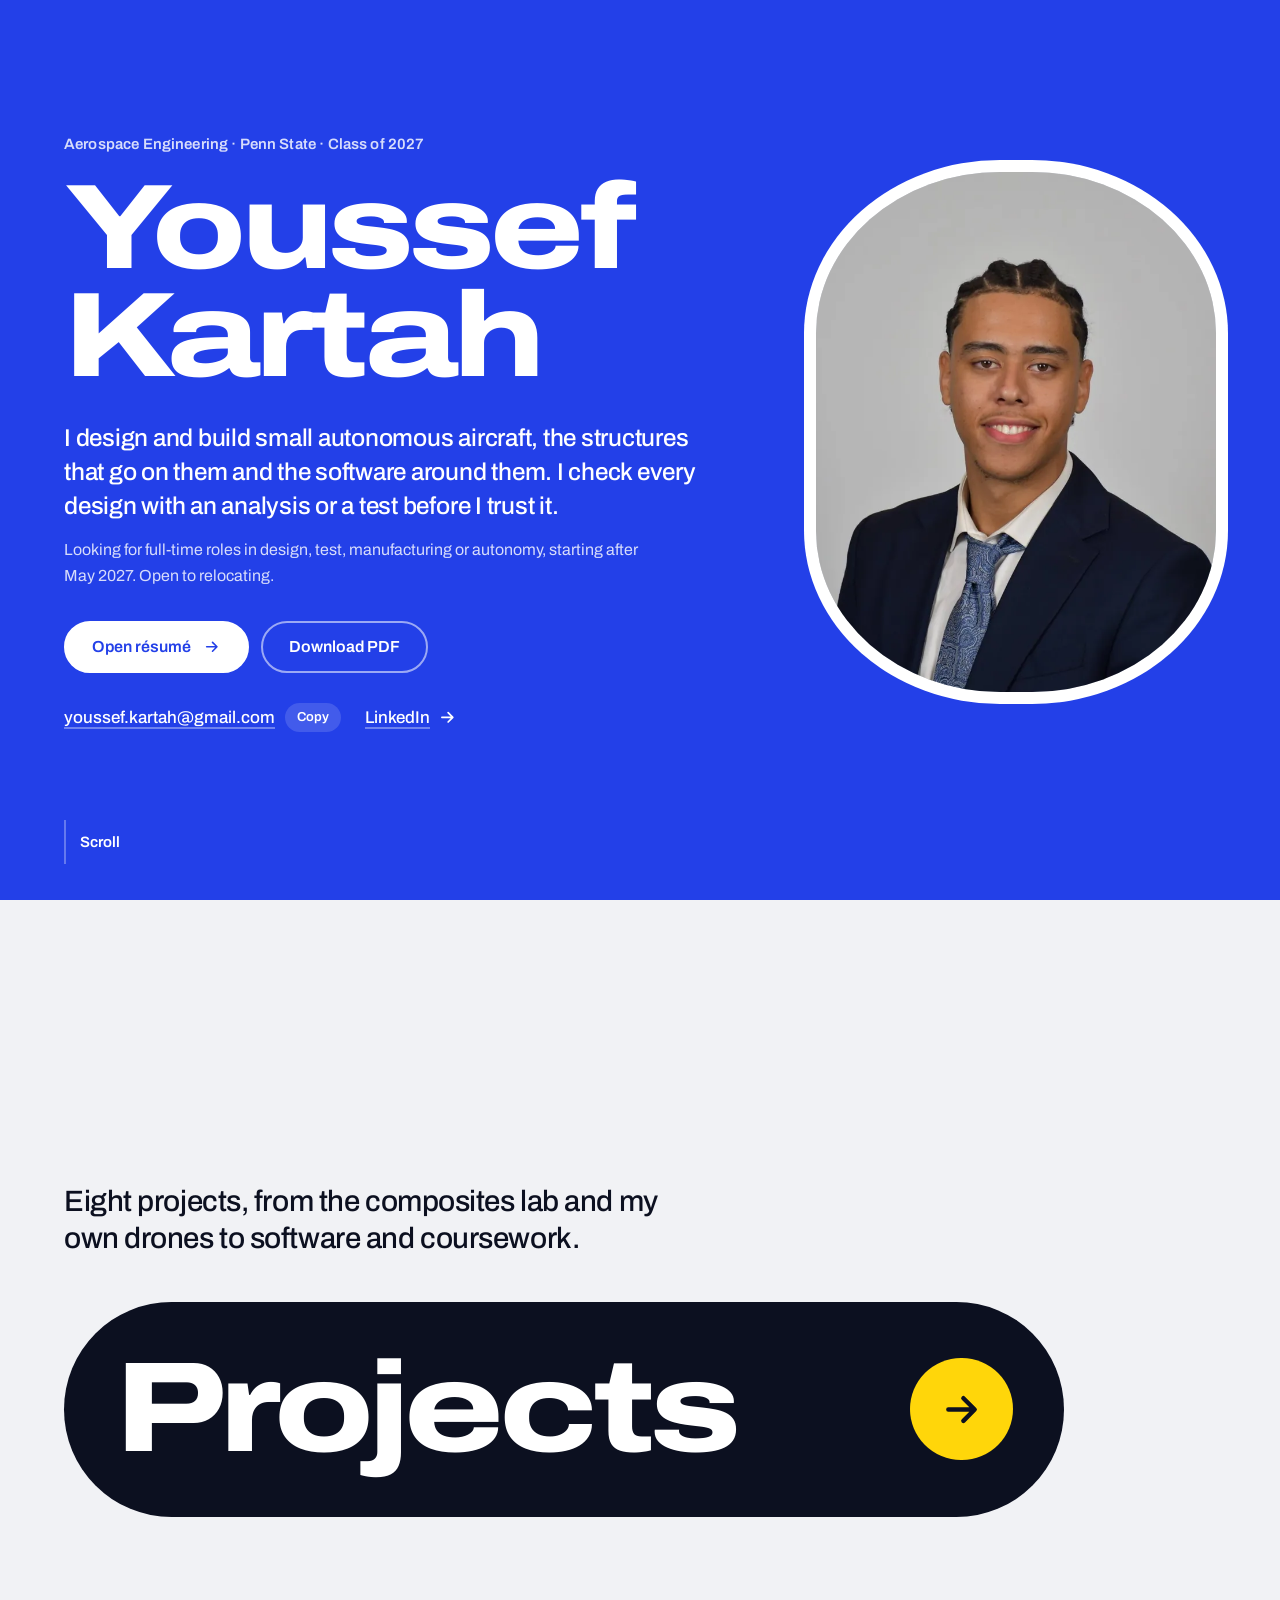
<file: docs/index.html>
<!doctype html>
<!-- Generated by build.mjs. Edit content/ and templates/, then run: node build.mjs -->
<html lang="en">
<head>
<meta charset="utf-8">
<meta name="viewport" content="width=device-width, initial-scale=1">
<title>Youssef Kartah · Aerospace engineering portfolio</title>
<meta name="description" content="Youssef Kartah, aerospace engineering at Penn State (May 2027). Drones, composite structures, a payload mechanism, a race robot and the software around them, each with the evidence behind it.">

<link rel="canonical" href="https://youssefkartah-hub.github.io/">
<meta property="og:url" content="https://youssefkartah-hub.github.io/">
<meta property="og:type" content="website">
<meta property="og:site_name" content="Youssef Kartah">
<meta property="og:title" content="Youssef Kartah">
<meta property="og:description" content="Youssef Kartah, aerospace engineering at Penn State (May 2027). Drones, composite structures, a payload mechanism, a race robot and the software around them, each with the evidence behind it.">
<meta property="og:image" content="https://youssefkartah-hub.github.io/assets/media/og-home.jpg">
<meta property="og:image:width" content="1200">
<meta property="og:image:height" content="630">
<meta name="twitter:card" content="summary_large_image">
<meta name="theme-color" content="#2340E8">
<link rel="icon" href="assets/favicon.svg" type="image/svg+xml">
<link rel="preload" href="assets/fonts/archivo-expanded.woff2" as="font" type="font/woff2" crossorigin>
<link rel="preload" href="assets/fonts/archivo.woff2" as="font" type="font/woff2" crossorigin>
<link rel="stylesheet" href="assets/css/site.css?v=c364de0c">
<script>
document.documentElement.className = 'js';
try { if (sessionStorage.getItem('go')) { sessionStorage.removeItem('go'); document.documentElement.classList.add('arriving'); } } catch (e) {}
</script>
</head>
<body class="home">
<a class="skip" href="#main">Skip to content</a>
<div class="curtain" aria-hidden="true"></div>


<main id="main">
<header class="cover" id="top">
  <div class="cover-in">
    <div class="cover-text">
      <p class="kind appear" style="--d:.1s">Aerospace Engineering · Penn State · Class of 2027</p>
      <h1 class="name" id="name"><span class="mask"><span style="--d:.05s">Youssef</span></span> <span class="mask"><span style="--d:.18s">Kartah</span></span></h1>
      <p class="intro appear" style="--d:.55s">I design and build small autonomous aircraft, the structures that go on them and the software around them. I check every design with an analysis or a test before I trust it.</p>
      <p class="intro-2 appear" style="--d:.65s">Looking for full-time roles in design, test, manufacturing or autonomy, starting after May 2027. Open to relocating.</p>
      <div class="cover-actions appear" style="--d:.78s">
        <a class="btn btn-white" href="Youssef_Kartah_Resume.pdf" target="_blank" rel="noopener">Open résumé <svg class="ar" viewBox="0 0 24 24" aria-hidden="true"><path d="M5 12h13M13 6l6 6-6 6"/></svg></a>
        <a class="btn btn-line" href="Youssef_Kartah_Resume.pdf" download>Download PDF</a>
      </div>
      <ul class="connect appear" style="--d:.9s" aria-label="Ways to connect">
        <li><a href="mailto:youssef.kartah@gmail.com">youssef.kartah@gmail.com</a><button class="copy" type="button" data-copy="youssef.kartah@gmail.com">Copy</button></li>
        <li><a href="https://www.linkedin.com/in/youssef-kartah/" rel="me noopener" target="_blank">LinkedIn <svg class="ar" viewBox="0 0 24 24" aria-hidden="true"><path d="M5 12h13M13 6l6 6-6 6"/></svg></a></li>
      </ul>
    </div>
    <figure class="window-wrap">
      <div class="window"><img src="assets/media/portrait-880.webp" srcset="assets/media/portrait-720.webp 720w, assets/media/portrait-880.webp 880w" sizes="400px" width="880" height="1100" alt="Portrait of Youssef Kartah" fetchpriority="high" decoding="async"></div>
    </figure>
  </div>
  <a class="cue appear" style="--d:1.2s" href="#enter"><i aria-hidden="true"></i>Scroll</a>
</header>

<section class="gate" id="enter" aria-labelledby="gate-note">
  <div class="gate-in">
    <p class="gate-note" id="gate-note">Eight projects, from the composites lab and my own drones to software and coursework.</p>
    <a class="go" href="projects.html" data-go><span class="go-t">Projects</span><span class="go-ar" aria-hidden="true"><svg class="ar" viewBox="0 0 24 24" aria-hidden="true"><path d="M5 12h13M13 6l6 6-6 6"/></svg></span></a>
  </div>
</section>

<script type="application/ld+json">
{"@context":"https://schema.org","@type":"Person","name":"Youssef Kartah","description":"Aerospace engineering student building small autonomous aircraft and the software around them","email":"mailto:youssef.kartah@gmail.com","sameAs":["https://www.linkedin.com/in/youssef-kartah/"],"affiliation":{"@type":"CollegeOrUniversity","name":"The Pennsylvania State University"}}
</script>

</main>



<script src="assets/js/site.js?v=bede4751" defer></script>
</body>
</html>
</file>
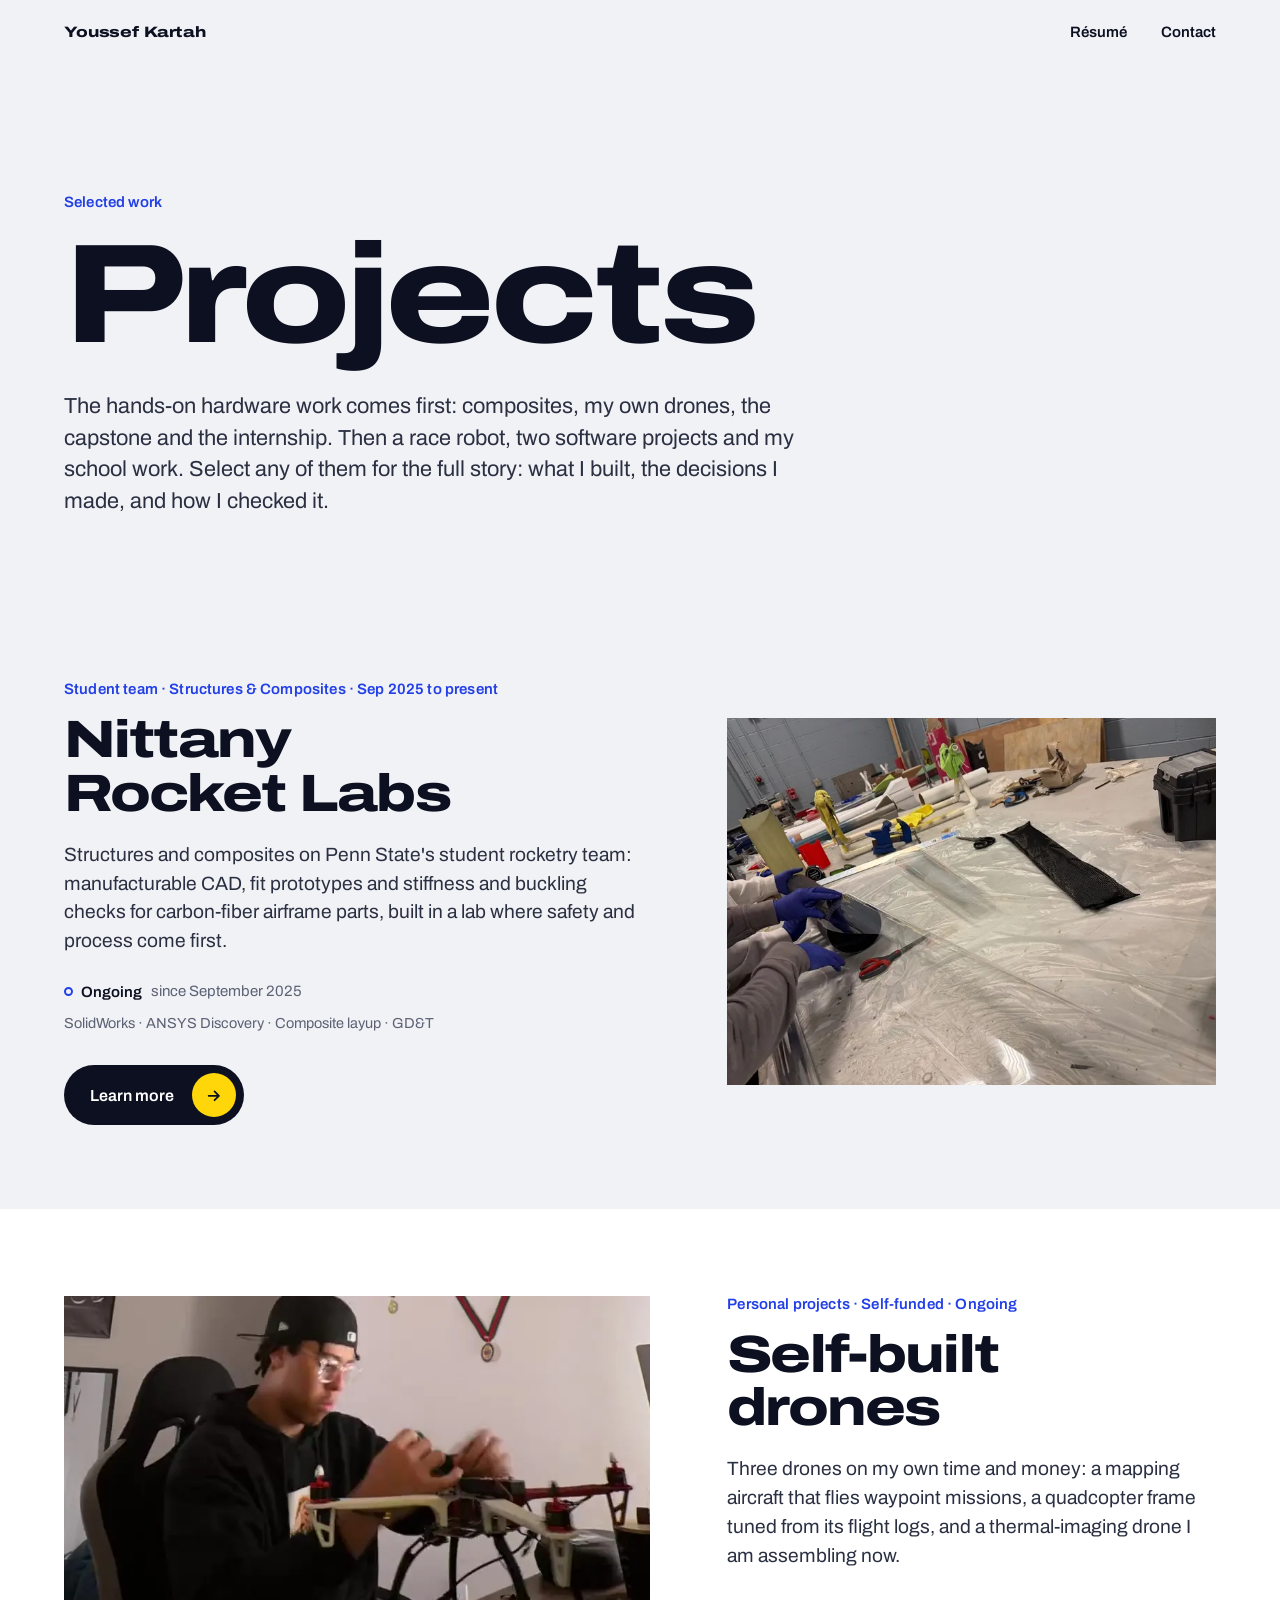
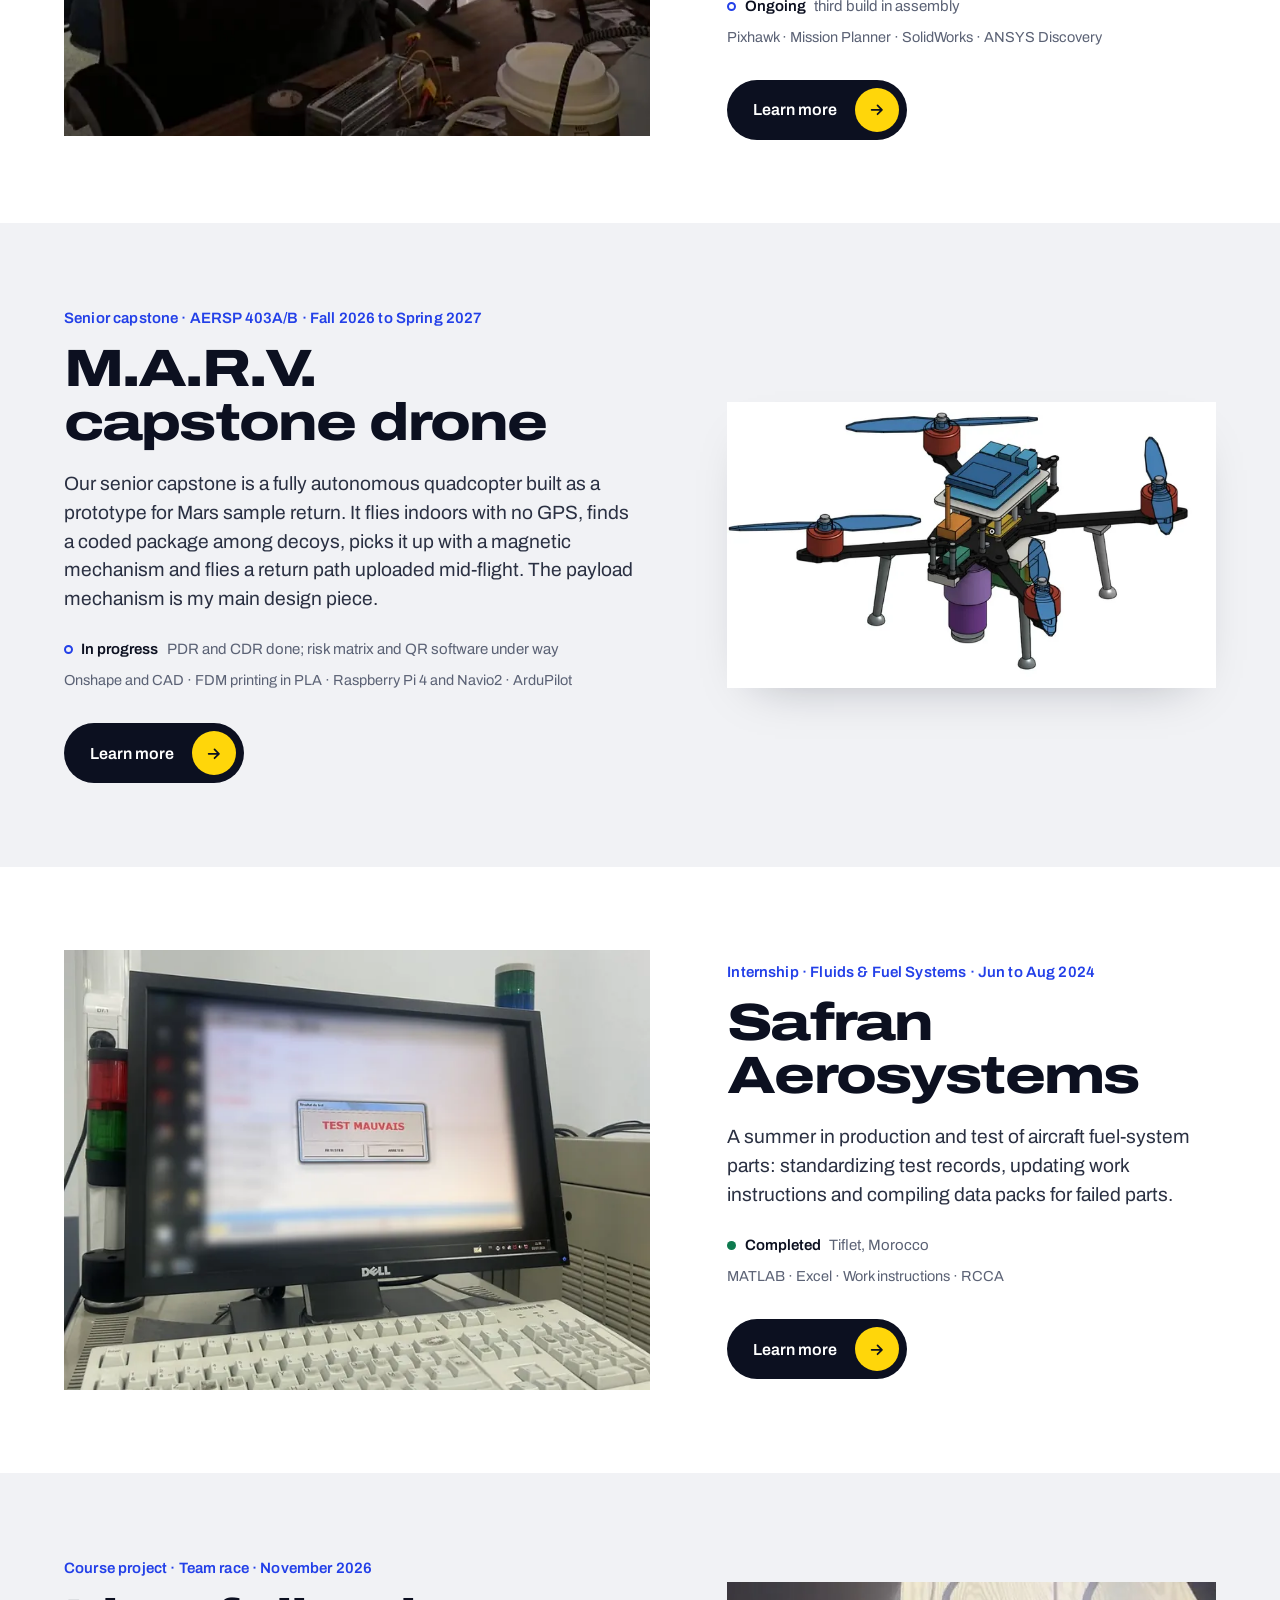
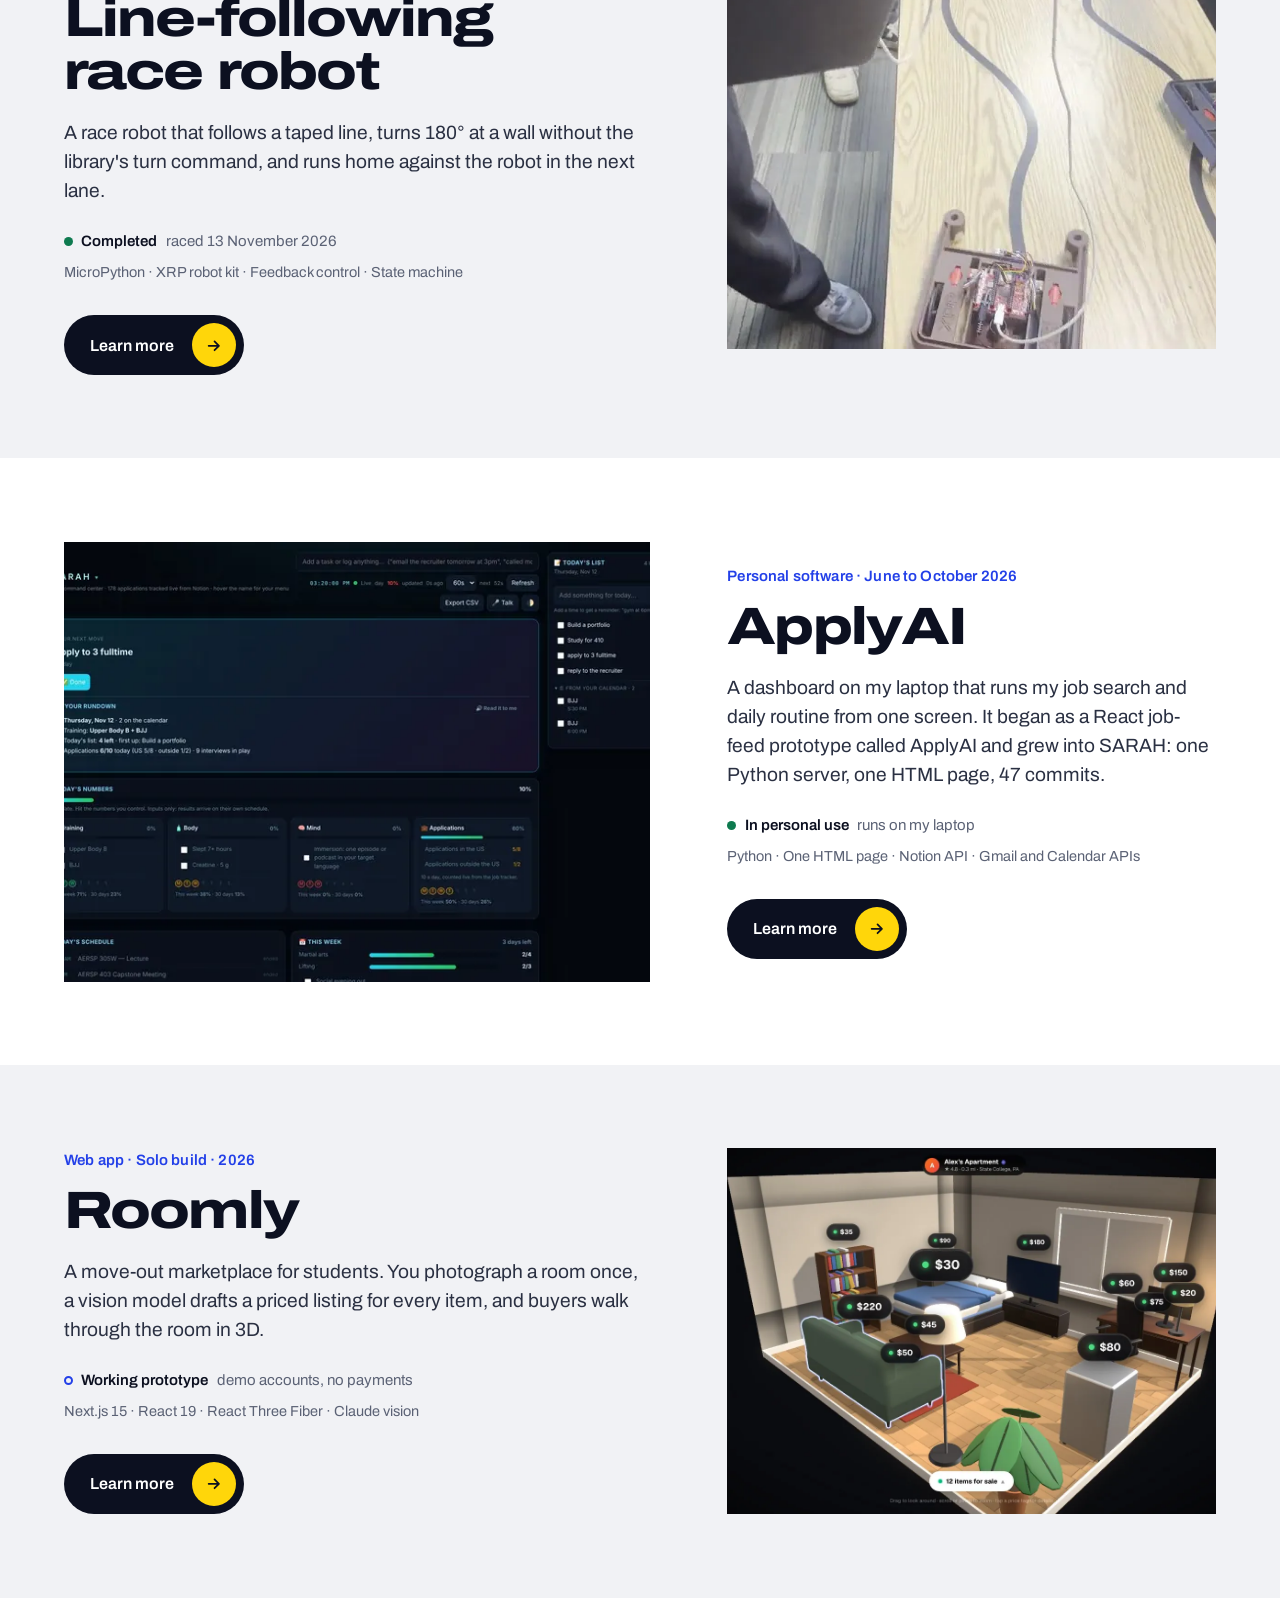
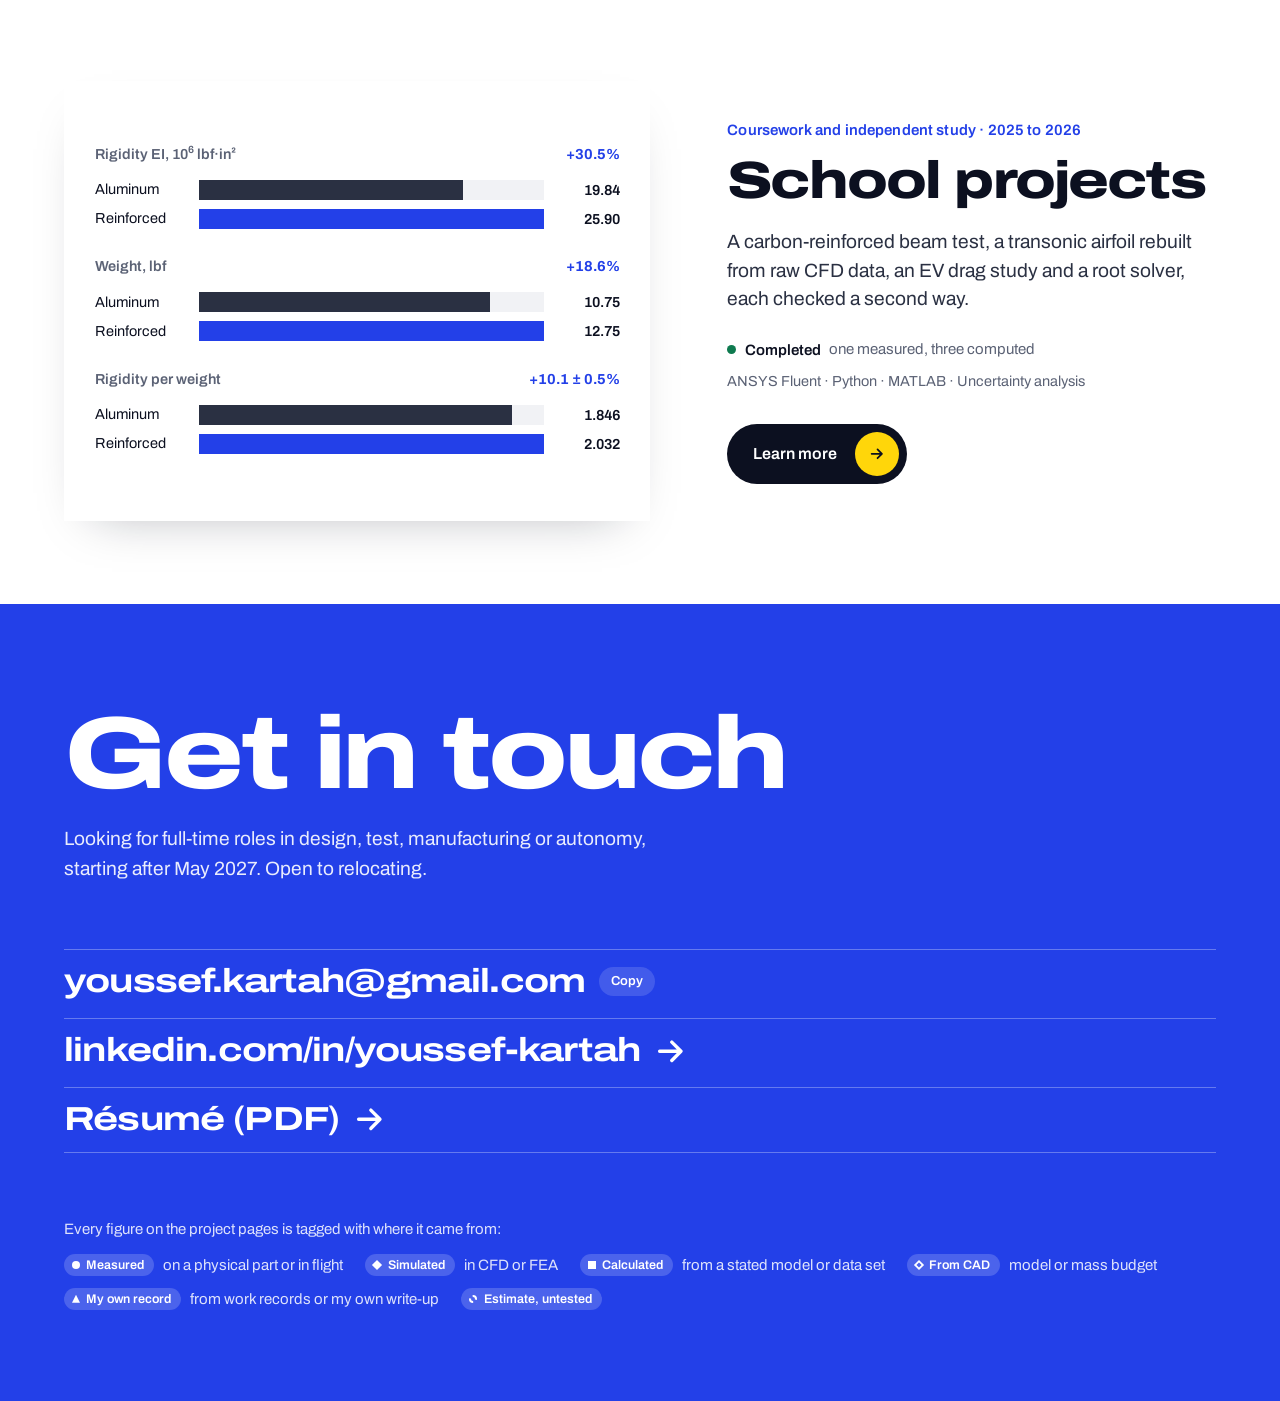
<file: docs/projects.html>
<!doctype html>
<!-- Generated by build.mjs. Edit content/ and templates/, then run: node build.mjs -->
<html lang="en">
<head>
<meta charset="utf-8">
<meta name="viewport" content="width=device-width, initial-scale=1">
<title>Projects · Youssef Kartah</title>
<meta name="description" content="Eight projects by Youssef Kartah: composite structures, self-built drones, an autonomous capstone drone, an aerospace internship, a race robot, two software projects and coursework.">

<link rel="canonical" href="https://youssefkartah-hub.github.io/projects.html">
<meta property="og:url" content="https://youssefkartah-hub.github.io/projects.html">
<meta property="og:type" content="website">
<meta property="og:site_name" content="Youssef Kartah">
<meta property="og:title" content="Projects">
<meta property="og:description" content="Eight projects by Youssef Kartah: composite structures, self-built drones, an autonomous capstone drone, an aerospace internship, a race robot, two software projects and coursework.">
<meta property="og:image" content="https://youssefkartah-hub.github.io/assets/media/og-home.jpg">
<meta property="og:image:width" content="1200">
<meta property="og:image:height" content="630">
<meta name="twitter:card" content="summary_large_image">
<meta name="theme-color" content="#2340E8">
<link rel="icon" href="assets/favicon.svg" type="image/svg+xml">
<link rel="preload" href="assets/fonts/archivo-expanded.woff2" as="font" type="font/woff2" crossorigin>
<link rel="preload" href="assets/fonts/archivo.woff2" as="font" type="font/woff2" crossorigin>
<link rel="stylesheet" href="assets/css/site.css?v=c364de0c">
<script>
document.documentElement.className = 'js';
try { if (sessionStorage.getItem('go')) { sessionStorage.removeItem('go'); document.documentElement.classList.add('arriving'); } } catch (e) {}
</script>
</head>
<body class="projects">
<a class="skip" href="#main">Skip to content</a>
<div class="curtain" aria-hidden="true"></div>
<header class="bar"><div class="bar-in"><a class="bar-name" href="index.html" data-go>Youssef Kartah</a><nav aria-label="Main"><a class="bar-link" href="Youssef_Kartah_Resume.pdf" target="_blank" rel="noopener">Résumé</a><a class="bar-link" href="#contact">Contact</a></nav></div></header>

<main id="main">
<header class="ph">
  <div class="wrap">
    <p class="kind">Selected work</p>
    <h1>Projects</h1>
    <p class="lede">The hands-on hardware work comes first: composites, my own drones, the capstone and the internship. Then a race robot, two software projects and my school work. Select any of them for the full story: what I built, the decisions I made, and how I checked it.</p>
  </div>
</header>
<div class="rows">

<article class="row" aria-labelledby="p-rocket-labs">
  <div class="row-in">
    <div class="row-text">
      <p class="row-kind">Student team · Structures &amp; Composites · Sep 2025 to present</p>
      <h2 id="p-rocket-labs">Nittany Rocket Labs</h2>
      <p class="desc">Structures and composites on Penn State's student rocketry team: manufacturable CAD, fit prototypes and stiffness and buckling checks for carbon-fiber airframe parts, built in a lab where safety and process come first.</p>
      <p class="meta"><span class="status status-progress"><b>Ongoing</b> <span>since September 2025</span></span><span class="tools">SolidWorks · ANSYS Discovery · Composite layup · GD&amp;T</span></p>
      <a class="pill" href="work/rocket-labs.html" data-go>Learn more<span class="vh"> about Nittany Rocket Labs</span><span class="pill-ar" aria-hidden="true"><svg class="ar" viewBox="0 0 24 24" aria-hidden="true"><path d="M5 12h13M13 6l6 6-6 6"/></svg></span></a>
    </div>
    <div class="row-media"><img src="assets/media/nrl-layup-1400.webp" srcset="assets/media/nrl-layup-720.webp 720w, assets/media/nrl-layup-1400.webp 1400w" sizes="(min-width: 900px) 42vw, 100vw" width="1400" height="1050" alt="Gloved hands rolling carbon fiber onto a mandrel on a lab table covered in release film, with a cut sheet of carbon cloth beside them" loading="lazy" decoding="async"></div>
  </div>
</article>

<article class="row" aria-labelledby="p-uav-builds">
  <div class="row-in">
    <div class="row-text">
      <p class="row-kind">Personal projects · Self-funded · Ongoing</p>
      <h2 id="p-uav-builds">Self-built drones</h2>
      <p class="desc">Three drones on my own time and money: a mapping aircraft that flies waypoint missions, a quadcopter frame tuned from its flight logs, and a thermal-imaging drone I am assembling now.</p>
      <p class="meta"><span class="status status-progress"><b>Ongoing</b> <span>third build in assembly</span></span><span class="tools">Pixhawk · Mission Planner · SolidWorks · ANSYS Discovery</span></p>
      <a class="pill" href="work/uav-builds.html" data-go>Learn more<span class="vh"> about Self-built drones</span><span class="pill-ar" aria-hidden="true"><svg class="ar" viewBox="0 0 24 24" aria-hidden="true"><path d="M5 12h13M13 6l6 6-6 6"/></svg></span></a>
    </div>
    <div class="row-media"><video src="assets/media/uav-build.mp4" poster="assets/media/uav-build-poster-960.webp" width="960" height="632" muted loop playsinline preload="none" data-preview aria-label="Timelapse of me assembling a quadcopter airframe at my desk"></video></div>
  </div>
</article>

<article class="row" aria-labelledby="p-marv">
  <div class="row-in">
    <div class="row-text">
      <p class="row-kind">Senior capstone · AERSP 403A/B · Fall 2026 to Spring 2027</p>
      <h2 id="p-marv">M.A.R.V. capstone drone</h2>
      <p class="desc">Our senior capstone is a fully autonomous quadcopter built as a prototype for Mars sample return. It flies indoors with no GPS, finds a coded package among decoys, picks it up with a magnetic mechanism and flies a return path uploaded mid-flight. The payload mechanism is my main design piece.</p>
      <p class="meta"><span class="status status-progress"><b>In progress</b> <span>PDR and CDR done; risk matrix and QR software under way</span></span><span class="tools">Onshape and CAD · FDM printing in PLA · Raspberry Pi 4 and Navio2 · ArduPilot</span></p>
      <a class="pill" href="work/marv.html" data-go>Learn more<span class="vh"> about M.A.R.V. capstone drone</span><span class="pill-ar" aria-hidden="true"><svg class="ar" viewBox="0 0 24 24" aria-hidden="true"><path d="M5 12h13M13 6l6 6-6 6"/></svg></span></a>
    </div>
    <div class="row-media contain"><img src="assets/media/marv-cad-1440.webp" srcset="assets/media/marv-cad-720.webp 720w, assets/media/marv-cad-1440.webp 1440w" sizes="(min-width: 900px) 42vw, 100vw" width="1440" height="841" alt="3D CAD model of the M.A.R.V. quadcopter in color: four motors with blue seven-inch propellers on a black carbon-fiber frame, the flight computer stacked on top, four landing legs, and the purple magnetic payload grabber hanging underneath" loading="lazy" decoding="async"></div>
  </div>
</article>

<article class="row" aria-labelledby="p-safran">
  <div class="row-in">
    <div class="row-text">
      <p class="row-kind">Internship · Fluids &amp; Fuel Systems · Jun to Aug 2024</p>
      <h2 id="p-safran">Safran Aerosystems</h2>
      <p class="desc">A summer in production and test of aircraft fuel-system parts: standardizing test records, updating work instructions and compiling data packs for failed parts.</p>
      <p class="meta"><span class="status status-done"><b>Completed</b> <span>Tiflet, Morocco</span></span><span class="tools">MATLAB · Excel · Work instructions · RCCA</span></p>
      <a class="pill" href="work/safran.html" data-go>Learn more<span class="vh"> about Safran Aerosystems</span><span class="pill-ar" aria-hidden="true"><svg class="ar" viewBox="0 0 24 24" aria-hidden="true"><path d="M5 12h13M13 6l6 6-6 6"/></svg></span></a>
    </div>
    <div class="row-media"><img src="assets/media/safran-bench-1440.webp" srcset="assets/media/safran-bench-720.webp 720w, assets/media/safran-bench-1440.webp 1440w" sizes="(min-width: 900px) 42vw, 100vw" width="1440" height="1081" alt="A test station monitor showing a dialog that reads TEST MAUVAIS, with buttons to retest or stop" loading="lazy" decoding="async"></div>
  </div>
</article>

<article class="row" aria-labelledby="p-line-follower">
  <div class="row-in">
    <div class="row-text">
      <p class="row-kind">Course project · Team race · November 2026</p>
      <h2 id="p-line-follower">Line-following race robot</h2>
      <p class="desc">A race robot that follows a taped line, turns 180° at a wall without the library's turn command, and runs home against the robot in the next lane.</p>
      <p class="meta"><span class="status status-done"><b>Completed</b> <span>raced 13 November 2026</span></span><span class="tools">MicroPython · XRP robot kit · Feedback control · State machine</span></p>
      <a class="pill" href="work/line-follower.html" data-go>Learn more<span class="vh"> about Line-following race robot</span><span class="pill-ar" aria-hidden="true"><svg class="ar" viewBox="0 0 24 24" aria-hidden="true"><path d="M5 12h13M13 6l6 6-6 6"/></svg></span></a>
    </div>
    <div class="row-media"><video src="assets/media/lf-race.mp4" poster="assets/media/lf-race-poster-960.webp" width="960" height="496" muted loop playsinline preload="none" data-preview aria-label="Two robots racing in parallel lanes on a table, out along the tape, around at the wall and back"></video></div>
  </div>
</article>

<article class="row" aria-labelledby="p-applyai">
  <div class="row-in">
    <div class="row-text">
      <p class="row-kind">Personal software · June to October 2026</p>
      <h2 id="p-applyai">ApplyAI</h2>
      <p class="desc">A dashboard on my laptop that runs my job search and daily routine from one screen. It began as a React job-feed prototype called ApplyAI and grew into SARAH: one Python server, one HTML page, 47 commits.</p>
      <p class="meta"><span class="status status-done"><b>In personal use</b> <span>runs on my laptop</span></span><span class="tools">Python · One HTML page · Notion API · Gmail and Calendar APIs</span></p>
      <a class="pill" href="work/applyai.html" data-go>Learn more<span class="vh"> about ApplyAI</span><span class="pill-ar" aria-hidden="true"><svg class="ar" viewBox="0 0 24 24" aria-hidden="true"><path d="M5 12h13M13 6l6 6-6 6"/></svg></span></a>
    </div>
    <div class="row-media"><img src="assets/media/sarah-today-1440.webp" srcset="assets/media/sarah-today-720.webp 720w, assets/media/sarah-today-1440.webp 1440w" sizes="(min-width: 900px) 42vw, 100vw" width="1440" height="900" alt="The SARAH dashboard's Today screen with sample data: the next task, the day's numbers and a task list" loading="lazy" decoding="async"></div>
  </div>
</article>

<article class="row" aria-labelledby="p-roomly">
  <div class="row-in">
    <div class="row-text">
      <p class="row-kind">Web app · Solo build · 2026</p>
      <h2 id="p-roomly">Roomly</h2>
      <p class="desc">A move-out marketplace for students. You photograph a room once, a vision model drafts a priced listing for every item, and buyers walk through the room in 3D.</p>
      <p class="meta"><span class="status status-progress"><b>Working prototype</b> <span>demo accounts, no payments</span></span><span class="tools">Next.js 15 · React 19 · React Three Fiber · Claude vision</span></p>
      <a class="pill" href="work/roomly.html" data-go>Learn more<span class="vh"> about Roomly</span><span class="pill-ar" aria-hidden="true"><svg class="ar" viewBox="0 0 24 24" aria-hidden="true"><path d="M5 12h13M13 6l6 6-6 6"/></svg></span></a>
    </div>
    <div class="row-media"><video src="assets/media/roomly-orbit.mp4" poster="assets/media/roomly-room-1280.webp" width="800" height="500" muted loop playsinline preload="none" data-preview aria-label="A student bedroom rebuilt in 3D by the Roomly app, turning slowly, with a price tag floating over each item"></video></div>
  </div>
</article>

<article class="row" aria-labelledby="p-school-projects">
  <div class="row-in">
    <div class="row-text">
      <p class="row-kind">Coursework and independent study · 2025 to 2026</p>
      <h2 id="p-school-projects">School projects</h2>
      <p class="desc">A carbon-reinforced beam test, a transonic airfoil rebuilt from raw CFD data, an EV drag study and a root solver, each checked a second way.</p>
      <p class="meta"><span class="status status-done"><b>Completed</b> <span>one measured, three computed</span></span><span class="tools">ANSYS Fluent · Python · MATLAB · Uncertainty analysis</span></p>
      <a class="pill" href="work/school-projects.html" data-go>Learn more<span class="vh"> about School projects</span><span class="pill-ar" aria-hidden="true"><svg class="ar" viewBox="0 0 24 24" aria-hidden="true"><path d="M5 12h13M13 6l6 6-6 6"/></svg></span></a>
    </div>
    <div class="row-media draw" role="img" aria-label="Bar chart of the measured stiffness of a plain aluminum beam and a carbon-reinforced one"><div class="chartcard">
  <div class="readout"><span class="big">+30.5%</span><b>± 0.6% · flexural rigidity, from deflection</b></div>
  <div class="bars">
    <div class="bargroup">
      <p class="label"><span>Rigidity EI, 10<sup>6</sup> lbf·in²</span><em>+30.5%</em></p>
      <div class="barrow"><span>Aluminum</span><span class="trk"><i style="--w:76.6%"></i></span><span class="val">19.84</span></div>
      <div class="barrow hi"><span>Reinforced</span><span class="trk"><i style="--w:100%"></i></span><span class="val">25.90</span></div>
    </div>
    <div class="bargroup">
      <p class="label"><span>Weight, lbf</span><em>+18.6%</em></p>
      <div class="barrow"><span>Aluminum</span><span class="trk"><i style="--w:84.3%"></i></span><span class="val">10.75</span></div>
      <div class="barrow hi"><span>Reinforced</span><span class="trk"><i style="--w:100%"></i></span><span class="val">12.75</span></div>
    </div>
    <div class="bargroup">
      <p class="label"><span>Rigidity per weight</span><em>+10.1 ± 0.5%</em></p>
      <div class="barrow"><span>Aluminum</span><span class="trk"><i style="--w:90.8%"></i></span><span class="val">1.846</span></div>
      <div class="barrow hi"><span>Reinforced</span><span class="trk"><i style="--w:100%"></i></span><span class="val">2.032</span></div>
    </div>
  </div>
</div>
</div>
  </div>
</article>
</div>

</main>


<footer class="foot" id="contact">
  <div class="wrap">
    <div class="foot-top">
      <h2>Get in touch</h2>
      <p>Looking for full-time roles in design, test, manufacturing or autonomy, starting after May 2027. Open to relocating.</p>
    </div>
    <ul class="foot-links">
      <li><a href="mailto:youssef.kartah@gmail.com">youssef.kartah@gmail.com</a><button class="copy" type="button" data-copy="youssef.kartah@gmail.com">Copy</button></li>
      <li><a href="https://www.linkedin.com/in/youssef-kartah/" rel="me noopener" target="_blank">linkedin.com/in/youssef-kartah <svg class="ar" viewBox="0 0 24 24" aria-hidden="true"><path d="M5 12h13M13 6l6 6-6 6"/></svg></a></li>
      <li><a href="Youssef_Kartah_Resume.pdf" target="_blank" rel="noopener">Résumé (PDF) <svg class="ar" viewBox="0 0 24 24" aria-hidden="true"><path d="M5 12h13M13 6l6 6-6 6"/></svg></a></li>
    </ul>
    <div class="legend">
      <p>Every figure on the project pages is tagged with where it came from:</p>
      <ul>
        <li><span class="ev ev-measured">Measured</span> on a physical part or in flight</li>
        <li><span class="ev ev-simulated">Simulated</span> in CFD or FEA</li>
        <li><span class="ev ev-calculated">Calculated</span> from a stated model or data set</li>
        <li><span class="ev ev-cad">From CAD</span> model or mass budget</li>
        <li><span class="ev ev-reported">My own record</span> from work records or my own write-up</li>
        <li><span class="ev ev-estimate">Estimate, untested</span></li>
      </ul>
    </div>
    <p class="fine">Youssef Kartah · Rev. November 2026 · No trackers, no cookies.</p>
  </div>
</footer>


<script src="assets/js/site.js?v=bede4751" defer></script>
</body>
</html>
</file>
<file: docs/assets/css/site.css>
/* ==========================================================================
   Youssef Kartah · portfolio
   Cobalt, paper white, ink and one safety yellow. One family, Archivo, set
   very wide for display and plain for reading.
   Contents: tokens · base · bar and transitions · cover · projects list ·
   case pages · figures · components · drawings · footer · motion and print
   ========================================================================== */

@font-face{font-family:"Archivo Expanded";src:url("../fonts/archivo-expanded.woff2") format("woff2");font-weight:600 900;font-style:normal;font-display:swap}
@font-face{font-family:"Archivo";src:url("../fonts/archivo.woff2") format("woff2");font-weight:400 700;font-style:normal;font-display:swap}

:root{
  --blue:#2340E8;
  --blue-deep:#1630B8;
  --blue-soft:#E4E9FF;
  --ink:#0C1020;
  --ink-2:#2A3042;
  --muted:#5B6275;
  --paper:#F1F2F5;
  --white:#FFFFFF;
  --yellow:#FFD60A;
  --line:#D5D8E0;
  --line-2:#B7BCCB;
  --ok:#0E7A4F;

  /* names used inside the inline drawings */
  --accent:var(--blue);
  --accent-ink:var(--blue);
  --accent-tint:var(--blue-soft);
  --sheet:var(--white);
  --panel:#E8EAF0;
  --rule:var(--line);
  --rule-2:var(--line-2);

  --fx:"Archivo Expanded","Archivo",system-ui,-apple-system,"Segoe UI",Roboto,Helvetica,Arial,sans-serif;
  --f:"Archivo",system-ui,-apple-system,"Segoe UI",Roboto,Helvetica,Arial,sans-serif;

  --wrap:1320px;
  --pad:clamp(20px,5vw,72px);
  --ease:cubic-bezier(.2,.7,.2,1);
  --ease-io:cubic-bezier(.7,0,.2,1);
  color-scheme:light;
}

/* ---------- base ---------- */
*,*::before,*::after{box-sizing:border-box}
html{-webkit-text-size-adjust:100%;text-size-adjust:100%;scroll-behavior:smooth;scroll-padding-top:84px}
body{margin:0;background:var(--paper);color:var(--ink);font:400 17px/1.6 var(--f);-webkit-font-smoothing:antialiased;text-rendering:optimizeLegibility;overflow-x:clip}
img,svg,video{display:block;max-width:100%}
img,video{height:auto}
h1,h2,h3,h4,p,ul,ol,dl,dd,figure,table,blockquote{margin:0}
ul,ol{padding:0}
h1,h2,h3{font-family:var(--fx);font-weight:800;letter-spacing:-.025em;line-height:1.02;text-wrap:balance}
a{color:inherit;text-decoration-line:underline;text-decoration-thickness:1.5px;text-underline-offset:.22em;text-decoration-color:color-mix(in srgb,currentColor 35%,transparent);transition:color .2s,text-decoration-color .2s}
a:hover{text-decoration-color:currentColor}
:focus-visible{outline:3px solid var(--yellow);outline-offset:3px;border-radius:3px;box-shadow:0 0 0 6px var(--ink)}
.cover :focus-visible,.foot :focus-visible,.bar :focus-visible,.next :focus-visible{box-shadow:0 0 0 6px var(--blue-deep)}
::selection{background:var(--yellow);color:var(--ink)}
button{font:inherit;color:inherit}
sub,sup{font-size:.72em;line-height:0}
var{font-style:italic}
code{font:500 .88em ui-monospace,Menlo,Consolas,monospace;background:#E3E6EE;padding:.1em .4em;border-radius:3px}
b,strong{font-weight:600}
.num{font-family:var(--fx);font-weight:800;letter-spacing:-.03em;font-variant-numeric:tabular-nums;white-space:nowrap}
.wrap{width:100%;max-width:var(--wrap);margin-inline:auto;padding-inline:var(--pad)}
.vh{position:absolute;width:1px;height:1px;overflow:hidden;clip-path:inset(50%);white-space:nowrap}
.skip{position:absolute;left:12px;top:-64px;z-index:300;background:var(--yellow);color:var(--ink);padding:12px 16px;border-radius:4px;font-weight:600}
.skip:focus{top:12px}
.ar{width:1.1em;height:1.1em;fill:none;stroke:currentColor;stroke-width:2.2;stroke-linecap:round;stroke-linejoin:round;flex:none}
.tools{font-size:14.5px;color:var(--muted)}
.kind,.row-kind{font-size:15px;font-weight:600;color:var(--blue);letter-spacing:.01em}

/* ---------- top bar ---------- */
.bar{position:fixed;inset:0 0 auto;z-index:90;background:color-mix(in srgb,var(--paper) 88%,transparent);backdrop-filter:blur(14px) saturate(1.4);-webkit-backdrop-filter:blur(14px) saturate(1.4)}
.bar-in{max-width:var(--wrap);margin-inline:auto;padding:0 var(--pad);min-height:64px;display:flex;align-items:center;justify-content:space-between;gap:18px}
.bar-name{font:800 15px/1 var(--fx);letter-spacing:-.01em;text-decoration:none;white-space:nowrap}
.bar nav{display:flex;gap:clamp(14px,3vw,34px)}
.bar-link{font-size:15px;font-weight:600;text-decoration:none;padding:10px 0;position:relative}
.bar-link::after{content:"";position:absolute;left:0;right:0;bottom:6px;height:2px;background:var(--blue);transform:scaleX(0);transform-origin:left;transition:transform .3s var(--ease)}
.bar-link:hover::after{transform:scaleX(1)}
.back{display:inline-flex;align-items:center;gap:10px;font-size:15px;font-weight:600;text-decoration:none;padding:10px 14px 10px 0}
.back .ar{transition:transform .3s var(--ease)}
.back:hover .ar{transform:translateX(-5px)}
.case .bar-in{display:grid;grid-template-columns:1fr auto 1fr}
.case .bar-name{justify-self:center}
.case .bar nav{justify-self:end}
@media (max-width:620px){.case .bar-in{display:flex}.case .bar-name{display:none}}
.progress{position:absolute;left:0;right:0;bottom:0;height:3px;background:transparent}
.progress::after{content:"";position:absolute;inset:0;background:var(--blue);transform-origin:left;transform:scaleX(var(--p,0))}

/* page transition: a blue curtain */
.curtain{position:fixed;inset:0;z-index:250;background:var(--blue);transform:translateY(101%);pointer-events:none;visibility:hidden}
.curtain.up{visibility:visible;transform:translateY(0);transition:transform .6s var(--ease-io)}
.arriving .curtain{visibility:visible;transform:translateY(0);animation:curtain-out .75s .05s var(--ease-io) forwards}
@keyframes curtain-out{from{transform:translateY(0)}to{transform:translateY(-101%)}}

/* ---------- buttons ---------- */
.btn{display:inline-flex;align-items:center;justify-content:center;gap:12px;min-height:52px;padding:0 26px;border-radius:999px;border:2px solid currentColor;background:transparent;font:600 16px/1 var(--f);text-decoration:none;cursor:pointer;transition:background .25s,color .25s,border-color .25s,transform .25s var(--ease)}
.btn .ar{transition:transform .3s var(--ease)}
.btn:hover .ar{transform:translate(3px,-3px) rotate(0)}
.btn-white{background:#fff;border-color:#fff;color:var(--blue)}
.btn-white:hover{background:var(--yellow);border-color:var(--yellow);color:var(--ink)}
.btn-line{color:#fff;border-color:rgba(255,255,255,.55)}
.btn-line:hover{background:#fff;color:var(--blue);border-color:#fff}
.btn-ink{background:var(--ink);border-color:var(--ink);color:#fff}
.btn-ink:hover{background:var(--blue);border-color:var(--blue)}
.copy{border:0;background:transparent;font:600 13px/1 var(--f);padding:8px 12px;border-radius:999px;cursor:pointer;color:inherit;background:rgba(255,255,255,.14);transition:background .2s,color .2s}
.copy:hover{background:var(--yellow);color:var(--ink)}
.copy[data-done]{background:var(--yellow);color:var(--ink)}

/* ---------- cover ---------- */
.cover{position:relative;min-height:100svh;background:var(--blue);color:#fff;display:flex;align-items:center;padding-block:clamp(48px,8vh,96px) clamp(88px,12vh,130px);overflow:hidden}
.cover-in{width:100%;max-width:var(--wrap);margin-inline:auto;padding-inline:var(--pad);display:grid;grid-template-columns:minmax(0,1fr);gap:clamp(36px,6vh,56px);align-items:center}
.cover .kind{color:rgba(255,255,255,.82)}
.name{font-size:clamp(50px,9.4vw,150px);line-height:.9;letter-spacing:-.035em;margin:clamp(14px,2vh,22px) 0 clamp(22px,3.4vh,36px);color:#fff}
.mask{display:block;overflow:hidden;padding-bottom:.06em;margin-bottom:-.06em}
.mask > span{display:block;transform:translateY(108%);animation:rise 1.05s var(--ease) forwards;animation-delay:var(--d,0s)}
@keyframes rise{to{transform:none}}
.appear{opacity:0;transform:translateY(16px);animation:fade-up .9s var(--ease) forwards;animation-delay:var(--d,.5s)}
@keyframes fade-up{to{opacity:1;transform:none}}
.intro{font-size:clamp(19px,1.9vw,26px);line-height:1.4;font-weight:500;letter-spacing:-.01em;max-width:30em;color:#fff}
.intro-2{margin-top:14px;font-size:clamp(16px,1.25vw,18px);color:rgba(255,255,255,.82);max-width:36em}
.cover-actions{display:flex;flex-wrap:wrap;gap:12px;margin-top:clamp(24px,3.6vh,36px)}
.connect{list-style:none;display:flex;flex-wrap:wrap;gap:10px 24px;align-items:center;margin-top:clamp(22px,3.4vh,34px);font-size:17px}
.connect li{display:flex;align-items:center;gap:10px}
.connect a{font-weight:500;display:inline-flex;align-items:center;gap:8px}
.connect a:hover{color:var(--yellow)}
.window-wrap{justify-self:start;width:min(100%,360px)}
.window{position:relative;overflow:hidden;aspect-ratio:4/5.2;border-radius:46% / 31%;box-shadow:0 0 0 clamp(8px,1vw,12px) #fff;background:#cfd3de}
.window img{width:100%;height:100%;object-fit:cover;object-position:50% 20%;transform:scale(1.08);animation:settle 1.8s .35s var(--ease) forwards}
@keyframes settle{to{transform:scale(1)}}
.window::after{content:"";position:absolute;inset:0;background:#dfe4f7;transform-origin:top;animation:shade 1.2s .45s var(--ease-io) forwards}
@keyframes shade{to{transform:scaleY(0)}}
.cue{position:absolute;left:var(--pad);bottom:clamp(22px,4vh,40px);display:inline-flex;align-items:center;gap:14px;font-size:15px;font-weight:600;text-decoration:none;color:#fff}
.cue i{display:block;width:2px;height:44px;background:rgba(255,255,255,.3);position:relative;overflow:hidden}
.cue i::after{content:"";position:absolute;left:0;top:-100%;width:100%;height:100%;background:#fff;animation:drip 1.8s var(--ease-io) infinite}
@keyframes drip{to{top:100%}}
@media (min-width:980px){
  .cover-in{grid-template-columns:minmax(0,1.55fr) minmax(0,1fr)}
  .window-wrap{justify-self:end;width:min(100%,400px)}
}
@media (max-height:700px) and (min-width:980px){.name{font-size:clamp(50px,8vw,110px)}}

/* the gate: one button */
.gate{min-height:100svh;display:flex;align-items:center;background:var(--paper)}
.gate-in{width:100%;max-width:var(--wrap);margin-inline:auto;padding:clamp(48px,10vh,96px) var(--pad)}
.gate-note{font-size:clamp(20px,2.3vw,32px);line-height:1.25;font-weight:500;letter-spacing:-.015em;max-width:21em;margin-bottom:clamp(28px,5vh,52px)}
.go{--mx:0px;--my:0px;position:relative;isolation:isolate;display:flex;align-items:center;justify-content:space-between;gap:24px;width:min(100%,1000px);padding:clamp(22px,3.4vw,44px) clamp(24px,4vw,56px);border-radius:999px;background:var(--ink);color:#fff;text-decoration:none;overflow:hidden;transform:translate(var(--mx),var(--my));transition:transform .35s var(--ease),color .4s}
.go::before{content:"";position:absolute;inset:0;z-index:-1;background:var(--yellow);transform:translateX(-101%);transition:transform .6s var(--ease-io)}
.go:hover,.go:focus-visible{color:var(--ink)}
.go:hover::before,.go:focus-visible::before{transform:none}
.go-t{font:800 clamp(46px,10vw,150px)/1 var(--fx);letter-spacing:-.04em}
.go-ar{flex:none;display:grid;place-items:center;width:clamp(56px,8vw,112px);aspect-ratio:1;border-radius:50%;background:var(--yellow);color:var(--ink);transition:background .4s,color .4s,transform .5s var(--ease)}
.go-ar .ar{width:44%;height:44%;stroke-width:2.4}
.go:hover .go-ar,.go:focus-visible .go-ar{background:var(--ink);color:#fff;transform:rotate(-45deg)}

/* ---------- projects list ---------- */
.ph{padding:clamp(118px,15vw,190px) 0 clamp(36px,5vw,64px)}
.ph h1{font-size:clamp(30px,6.2vw,96px);letter-spacing:-.035em;line-height:.96;margin:14px 0 clamp(18px,2.4vw,28px);max-width:14em;overflow-wrap:anywhere}
.ph .lede{font-size:clamp(18px,1.7vw,22px);line-height:1.45;color:var(--ink-2);max-width:34em}
.projects .ph{padding-bottom:clamp(40px,6vw,88px)}
.projects .ph h1{font-size:clamp(52px,11vw,176px);max-width:none}
.rows{display:block}
.row{position:relative;background:var(--paper);color:var(--ink);padding:clamp(40px,6.5vw,96px) 0;transition:background .5s var(--ease),color .5s var(--ease)}
.row:nth-child(even){background:var(--white)}
.row-in{max-width:var(--wrap);margin-inline:auto;padding-inline:var(--pad);display:grid;grid-template-columns:minmax(0,1fr);gap:clamp(24px,4vw,40px);align-items:center}
.row h2{font-size:clamp(30px,4.1vw,64px);letter-spacing:-.035em;margin:12px 0 clamp(14px,1.6vw,22px)}
.desc{font-size:clamp(17px,1.5vw,20px);line-height:1.5;max-width:30em;color:var(--ink-2)}
.meta{display:flex;flex-wrap:wrap;align-items:center;gap:8px 22px;margin:clamp(16px,1.8vw,24px) 0 clamp(22px,2.4vw,32px)}
.status{display:inline-flex;flex-wrap:wrap;align-items:baseline;gap:.15em .55em;font-size:15px}
.status b{display:inline-flex;align-items:center;gap:.55em;font-weight:600}
.status b::before{content:"";width:9px;height:9px;border-radius:50%;background:var(--ok)}
.status-progress b::before{background:none;border:2.5px solid var(--blue)}
.status span{color:var(--muted)}
.pill{position:static;display:inline-flex;align-items:center;gap:18px;padding:8px 8px 8px 26px;border-radius:999px;background:var(--ink);color:#fff;font-weight:600;font-size:16px;text-decoration:none;transition:background .35s,color .35s}
.pill::after{content:"";position:absolute;inset:0;z-index:2}
.pill-ar{display:grid;place-items:center;width:44px;height:44px;border-radius:50%;background:var(--yellow);color:var(--ink);transition:transform .45s var(--ease)}
.pill-ar .ar{stroke-width:2.4}
.row-media{position:relative;aspect-ratio:4/3;overflow:hidden;background:var(--ink)}
.row-media img,.row-media video{width:100%;height:100%;object-fit:cover;transform:scale(1.001);transition:transform 1.1s var(--ease)}
.row-media.contain{aspect-ratio:1708 / 998;background:#fff;box-shadow:0 20px 50px -30px rgba(12,16,32,.35)}
.row-media.contain img{object-fit:contain}
.row-media.draw{background:#fff;display:grid;place-items:center;padding:clamp(14px,2.4vw,32px);box-shadow:0 20px 50px -30px rgba(12,16,32,.35)}
.row-media.draw svg{width:100%;height:100%;max-height:100%}
.row-media.draw .chartcard{width:100%}
.row-media.draw .chartcard .readout{display:none}
.row:hover,.row:focus-within{background:var(--blue);color:#fff}
.row:hover .desc,.row:focus-within .desc{color:rgba(255,255,255,.92)}
.row:hover .row-kind,.row:focus-within .row-kind{color:var(--yellow)}
.row:hover .status span,.row:hover .tools,.row:focus-within .status span,.row:focus-within .tools{color:rgba(255,255,255,.8)}
.row:hover .status-progress b::before,.row:focus-within .status-progress b::before{border-color:var(--yellow)}
.row:hover .status b::before,.row:focus-within .status b::before{background:var(--yellow)}
.row:hover .status-progress b::before,.row:focus-within .status-progress b::before{background:none}
.row:hover .pill,.row:focus-within .pill{background:var(--yellow);color:var(--ink)}
.row:hover .pill-ar,.row:focus-within .pill-ar{background:var(--ink);color:#fff;transform:rotate(-45deg)}
.row:hover .row-media img,.row:hover .row-media video{transform:scale(1.045)}
@media (min-width:900px){
  .row-in{grid-template-columns:minmax(0,6fr) minmax(0,5fr);gap:clamp(40px,6vw,110px)}
  .row:nth-child(even) .row-text{order:2}
}

/* ---------- case pages ---------- */
.spec{display:grid;grid-template-columns:minmax(0,1fr);gap:0;margin-top:clamp(28px,4vw,48px);max-width:960px}
.spec > div{display:grid;grid-template-columns:96px minmax(0,1fr);gap:16px;padding:14px 0;border-top:1px solid var(--line)}
.spec dt{font-size:14px;font-weight:600;color:var(--muted);padding-top:2px}
.spec dd{font-size:16px;line-height:1.5}
@media (min-width:860px){.spec{grid-template-columns:repeat(2,minmax(0,1fr));column-gap:48px}}

.standing{background:var(--blue);color:#fff;padding:clamp(40px,6vw,84px) 0}
.standing .label{font-size:15px;font-weight:600;color:var(--yellow);margin-bottom:14px}
.standing h2{font-size:clamp(26px,3.6vw,50px);letter-spacing:-.03em;max-width:21em;margin-bottom:clamp(28px,4vw,52px)}
.standing ul{list-style:none;display:grid;grid-template-columns:repeat(auto-fit,minmax(min(100%,230px),1fr));gap:clamp(24px,3vw,44px) clamp(24px,3vw,48px)}
.standing li{display:flex;flex-direction:column;gap:10px;align-items:flex-start}
.standing .big{font:800 clamp(34px,4vw,56px)/1 var(--fx);letter-spacing:-.045em;white-space:nowrap;color:var(--yellow)}
.standing .big small{font-size:.42em;letter-spacing:-.01em;margin-left:.2em;color:#fff;font-weight:700}
.standing li p{font-size:16px;line-height:1.45;color:rgba(255,255,255,.9);max-width:24em}
.standing .open{margin-top:clamp(28px,4vw,48px);font-size:16px;line-height:1.55;color:rgba(255,255,255,.9);max-width:56em}
.standing .open b{color:#fff}
.standing a{color:#fff}
.standing .ev{background:rgba(255,255,255,.16);color:#fff}

.case-body{padding:clamp(48px,7vw,104px) 0}
.case-body > .wrap{display:grid;grid-template-columns:minmax(0,1fr);gap:28px clamp(40px,5vw,88px)}
.toc{display:none}
@media (min-width:1100px){
  .case-body > .wrap{grid-template-columns:190px minmax(0,1fr)}
  .toc{display:block;position:sticky;top:100px;align-self:start}
  .toc p{font-size:14px;font-weight:600;color:var(--muted);margin-bottom:12px}
  .toc ol{list-style:none;display:grid;gap:2px}
  .toc a{display:block;padding:7px 0 7px 16px;margin-left:-2px;border-left:3px solid transparent;text-decoration:none;font-size:15px;color:var(--muted);transition:color .25s,border-color .25s}
  .toc a:hover{color:var(--ink)}
  .toc a.on{color:var(--ink);font-weight:600;border-left-color:var(--blue)}
}
.sec{padding-bottom:clamp(56px,8vw,120px)}
.sec:last-child{padding-bottom:0}
.sec > .label{font-size:15px;font-weight:600;color:var(--blue);margin-bottom:12px}
.sec > .label b{display:none}
.sec h2{font-size:clamp(28px,3.8vw,54px);letter-spacing:-.035em;max-width:17em;margin-bottom:clamp(20px,2.4vw,32px)}
.sec h3{font-size:clamp(21px,2vw,28px);letter-spacing:-.025em;margin:clamp(30px,3vw,46px) 0 12px}
.sec h3:first-child{margin-top:0}
.prose{max-width:40em}
.prose p,.prose li{color:var(--ink-2);font-size:clamp(17px,1.2vw,19px);line-height:1.65}
.prose p + p,.prose ul + p,.prose p + ul{margin-top:1em}
.prose ul{list-style:none}
.prose li{position:relative;padding-left:26px}
.prose li + li{margin-top:.6em}
.prose li::before{content:"";position:absolute;left:0;top:.78em;width:12px;height:12px;background:var(--yellow);border-radius:50%}
.prose b,.prose strong{color:var(--ink)}
.sec .ev{margin-inline:.2em}
.fig{margin-block:clamp(30px,4vw,56px)}
.fig:last-child{margin-bottom:0}
.fig-head{display:flex;flex-wrap:wrap;gap:10px 18px;align-items:center;justify-content:space-between;margin-bottom:16px}
.fig-head p{font-size:16px;font-weight:600}
.cols{display:grid;grid-template-columns:minmax(0,1fr);gap:clamp(28px,4vw,56px);align-items:start}
.cols > *{min-width:0}
@media (min-width:860px){.cols{grid-template-columns:repeat(2,minmax(0,1fr))}.cols.r-wide{grid-template-columns:minmax(0,4fr) minmax(0,6fr)}.cols.l-wide{grid-template-columns:minmax(0,6fr) minmax(0,4fr)}}
.cols .fig{margin-block:0}
.cols.mid{align-items:center}
.note{font-size:15px;line-height:1.5;color:var(--muted);margin-top:14px;max-width:46em}

/* figures */
.plate{position:relative;background:#fff;box-shadow:0 24px 60px -36px rgba(12,16,32,.4);overflow:hidden}
.plate picture,.plate img,.plate video{display:block;width:100%}
.plate.pad{padding:clamp(16px,2.6vw,34px)}
.plate.pad svg{width:100%;height:auto;margin-inline:auto}
.plate-cap{display:flex;flex-wrap:wrap;gap:4px 12px;align-items:baseline;margin-top:14px;font-size:15px;line-height:1.45;color:var(--muted)}
.plate-cap > :first-child{font-weight:700;color:var(--ink)}
.plate-cap > :nth-child(2){flex:1 1 18em;min-width:0}
.plate-cap > :last-child{margin-left:auto;font-size:13.5px;font-weight:600;color:var(--blue)}
.plate-cap b{color:var(--ink);font-weight:600}
@media (max-width:640px){.plate-cap > :last-child{margin-left:0;flex-basis:100%}}
.vbtn{position:absolute;right:12px;bottom:12px;display:inline-flex;align-items:center;gap:9px;height:40px;padding:0 16px 0 13px;border:0;border-radius:999px;background:var(--yellow);color:var(--ink);font:600 14px/1 var(--f);cursor:pointer;transition:transform .3s var(--ease),background .2s}
.vbtn:hover{transform:scale(1.06);background:#fff}
.vbtn svg{width:12px;height:12px;fill:currentColor}
.vbtn .i-pause,.vbtn[data-state="playing"] .i-play{display:none}
.vbtn[data-state="playing"] .i-pause{display:block}
html:not(.js) .vbtn{display:none}
.plate video{background:#0C1020}

/* annotated photographs */
.annot{position:relative}
.pin{position:absolute;transform:translate(-50%,-50%);width:30px;height:30px;border-radius:50%;background:var(--blue);color:#fff;border:2.5px solid #fff;font:700 13px/25px var(--f);text-align:center;box-shadow:0 2px 8px rgba(0,0,0,.4);transition:transform .25s var(--ease),background .25s;cursor:default}
.pin.on,.pin:hover,.pin:focus-visible{transform:translate(-50%,-50%) scale(1.3);background:var(--ink)}
.pin-list{list-style:none;display:grid}
.pin-list li{display:grid;grid-template-columns:30px minmax(0,1fr);gap:14px;padding:12px 10px;margin-inline:-10px;font-size:16px;line-height:1.45;color:var(--ink-2);transition:background .25s}
.pin-list li.on{background:var(--yellow);color:var(--ink)}
.pin-list li > b:first-child{font:700 13px/25px var(--f);width:30px;height:30px;border-radius:50%;background:var(--blue);color:#fff;text-align:center;border:2.5px solid transparent}
.pin-list strong{color:var(--ink)}
.pin-list.cols{grid-template-columns:repeat(auto-fit,minmax(min(100%,240px),1fr));column-gap:28px;margin-top:18px}
.annot-scroll{overflow-x:auto;-webkit-overflow-scrolling:touch}
.annot-scroll .annot{min-width:720px}

/* requirement list */
.reqs{list-style:none;display:grid;grid-template-columns:repeat(auto-fit,minmax(min(100%,220px),1fr));gap:24px 32px;margin-block:clamp(28px,3.6vw,44px)}
.reqs li{font-size:16px;line-height:1.5;color:var(--ink-2)}
.reqs b{display:block;font:800 clamp(26px,2.8vw,38px)/1.05 var(--fx);letter-spacing:-.04em;color:var(--blue);margin-bottom:8px;white-space:nowrap}
.reqs b.t{font:800 clamp(20px,1.7vw,24px)/1.15 var(--fx);white-space:normal;color:var(--ink)}

/* a decision, options side by side */
.decision{margin-block:clamp(30px,4vw,52px)}
.decision-h{font-size:15px;font-weight:600;color:var(--muted);margin-bottom:14px}
.decision-h span{margin-left:.6em;color:var(--muted);font-weight:400}
.opts{display:grid;grid-template-columns:minmax(0,1fr);gap:14px}
.opt{padding:clamp(22px,2.6vw,34px);background:#fff;color:var(--ink)}
.opt .opt-h{font:800 clamp(21px,2vw,27px)/1.15 var(--fx);letter-spacing:-.025em;margin:0 0 16px;display:flex;flex-wrap:wrap;gap:8px 12px;align-items:center}
.opt .opt-h em{font:700 12px/1 var(--f);font-style:normal;background:var(--yellow);color:var(--ink);padding:6px 10px;border-radius:999px;letter-spacing:.01em}
.opt ul{list-style:none;font-size:16px;line-height:1.5}
.opt li{display:grid;grid-template-columns:22px minmax(0,1fr);gap:8px;padding:5px 0}
.opt li::before{content:"+";font:800 17px/1.4 var(--fx);color:var(--ok)}
.opt li.con::before{content:"–";color:#B5301B}
.opt:has(.opt-h em){background:var(--blue);color:#fff}
.opt:has(.opt-h em) li::before{color:var(--yellow)}
.opt:has(.opt-h em) li.con::before{color:#fff;opacity:.7}
.decision .why{margin-top:14px;font-size:16.5px;line-height:1.6;color:var(--ink-2);max-width:46em}
.decision .why b{color:var(--ink)}
@media (min-width:700px){.opts{grid-template-columns:repeat(2,minmax(0,1fr))}}

/* data tables */
.table-wrap{position:relative;overflow-x:auto;-webkit-overflow-scrolling:touch;container-type:inline-size}
.table-wrap:focus-visible{outline-offset:2px}
.sec > .table-wrap{margin-top:clamp(24px,3vw,36px)}
.data{width:100%;border-collapse:collapse;font-size:16px;line-height:1.4;background:transparent}
.data caption{caption-side:top;text-align:left;font-size:16px;font-weight:600;padding-bottom:12px}
.data th,.data td{padding:12px 16px 12px 0;border-top:1px solid var(--line);text-align:left;vertical-align:top}
.data thead th{border-top:0;border-bottom:2px solid var(--ink);font-size:14px;font-weight:600;color:var(--muted);vertical-align:bottom}
.data tbody tr:last-child > *{border-bottom:1px solid var(--line)}
.data tbody th{font-weight:600;color:var(--ink)}
.data td.n,.data th.n{text-align:right;font-variant-numeric:tabular-nums;white-space:nowrap;padding-right:0;padding-left:16px}
.data td.n{font-weight:500}
.data td.hi{color:var(--blue);font-weight:700}
.data .u{display:block;font-size:13.5px;font-weight:400;color:var(--muted);margin-top:2px}
.data td.txt{color:var(--ink-2);min-width:13em}
[data-state="empty"] .data td.c-empty,[data-state="loaded"] .data td.c-loaded{color:var(--blue);font-weight:700}
[data-state="empty"] .data th.c-empty,[data-state="loaded"] .data th.c-loaded{color:var(--ink);box-shadow:inset 0 -2px 0 var(--blue)}
.data .c-empty,.data .c-loaded{transition:color .25s}
@container (max-width:560px){
  .data.stack thead{position:absolute;width:1px;height:1px;overflow:hidden;clip-path:inset(50%)}
  .data.stack tr{display:block;padding:14px 0 16px;border-top:1px solid var(--line)}
  .data.stack tbody tr:first-child{border-top:2px solid var(--ink)}
  .data.stack th,.data.stack td{display:block;border:0 !important;padding:0;min-width:0}
  .data.stack tbody th{font-size:17px}
  .data.stack td[data-label]::before{content:attr(data-label);display:block;font-size:13px;font-weight:600;color:var(--muted);margin-top:10px}
}

/* callout: a yellow note */
.callout{margin-block:clamp(28px,3.6vw,48px);padding:clamp(20px,2.4vw,30px) clamp(22px,2.8vw,36px);background:var(--yellow);color:var(--ink);max-width:46em}
.callout .label{font-size:15px;font-weight:700;margin-bottom:6px}
.callout p:not(.label){font-size:clamp(16.5px,1.2vw,18px);line-height:1.55}
.callout p + p{margin-top:.7em}
.callout .ev{background:rgba(12,16,32,.1);color:var(--ink)}

.lessons{list-style:none;display:grid;grid-template-columns:repeat(auto-fit,minmax(min(100%,300px),1fr));gap:clamp(26px,3vw,44px) clamp(28px,4vw,56px)}
.lessons li{font-size:16.5px;line-height:1.55;color:var(--ink-2)}
.lessons b{display:block;font:800 clamp(20px,1.8vw,24px)/1.15 var(--fx);letter-spacing:-.025em;color:var(--ink);margin-bottom:10px}
.eq{font:italic 500 clamp(20px,2.2vw,26px)/1.3 "Iowan Old Style","Palatino Linotype",Georgia,serif;color:var(--ink);white-space:nowrap}
.eqs{list-style:none;display:grid;grid-template-columns:repeat(auto-fit,minmax(min(100%,230px),1fr));gap:28px 36px;margin-block:clamp(26px,3.4vw,40px)}
.eqs .label{font-size:14px;font-weight:600;color:var(--muted);margin-bottom:10px}
.eqs p:last-child{font-size:15.5px;line-height:1.5;color:var(--ink-2);margin-top:10px}

.states{list-style:none;display:grid;grid-template-columns:minmax(0,1fr);gap:12px;margin-block:clamp(26px,3.4vw,40px)}
.states li{background:#fff;padding:22px 22px 24px}
.states .st{font:800 16px/1 var(--fx);letter-spacing:-.01em}
.states .st i{font-style:normal;color:var(--blue);margin-right:.6em}
.states p{font-size:15.5px;line-height:1.5;color:var(--ink-2);margin-top:12px}
.states .exit{margin-top:14px;padding-top:12px;border-top:2px solid var(--yellow);font-size:14.5px;color:var(--ink)}
.states .exit b{display:block;font-size:13px;font-weight:600;color:var(--muted);margin-bottom:4px}
@media (min-width:900px){.states{grid-template-columns:repeat(4,minmax(0,1fr))}}

/* inline evidence tags */
.ev{display:inline-flex;align-items:center;gap:.5em;font:600 12.5px/1 var(--f);white-space:nowrap;vertical-align:.1em;border-radius:999px;padding:5px 10px 5px 8px;background:var(--blue-soft);color:var(--blue-deep)}
.ev::before{content:"";width:8px;height:8px;flex:none;background:currentColor}
.ev-measured::before,.ev-tested::before{border-radius:50%}
.ev-simulated::before{transform:rotate(45deg) scale(.9)}
.ev-calculated::before{}
.ev-cad::before{background:none;border:2px solid currentColor;transform:rotate(45deg) scale(.9)}
.ev-reported::before{clip-path:polygon(50% 0,100% 100%,0 100%)}
.ev-estimate::before{background:none;border:2px dashed currentColor;border-radius:50%}
.ev-plain::before{display:none}

/* next project */
.next{background:var(--ink);color:#fff;margin-top:clamp(56px,8vw,112px)}
.next-main{position:relative;display:grid;grid-template-columns:minmax(0,1fr) auto;gap:6px 24px;align-items:end;max-width:var(--wrap);margin-inline:auto;padding:clamp(48px,7vw,104px) var(--pad) clamp(30px,4vw,52px);text-decoration:none;overflow:hidden;isolation:isolate}
.next-main::before{content:"";position:absolute;inset:0;z-index:-1;background:var(--blue);transform:translateY(101%);transition:transform .7s var(--ease-io)}
.next-main:hover::before,.next-main:focus-visible::before{transform:none}
.next-k{grid-column:1 / -1;font-size:15px;font-weight:600;color:var(--yellow)}
.next-t{font:800 clamp(34px,6.4vw,104px)/.98 var(--fx);letter-spacing:-.04em;max-width:13em}
.next-d{grid-column:1;font-size:clamp(16px,1.3vw,19px);line-height:1.5;color:rgba(255,255,255,.82);max-width:34em;margin-top:12px}
.next-ar{grid-column:2;grid-row:2 / span 2;align-self:center;display:grid;place-items:center;width:clamp(54px,7vw,104px);aspect-ratio:1;border-radius:50%;background:var(--yellow);color:var(--ink);transition:transform .6s var(--ease)}
.next-ar .ar{width:44%;height:44%;stroke-width:2.4}
.next-main:hover .next-ar{transform:rotate(-45deg)}
.next-side{max-width:var(--wrap);margin-inline:auto;padding:8px var(--pad) clamp(36px,5vw,64px);display:flex;flex-wrap:wrap;gap:10px 40px;font-size:16px}
.next-side a{color:rgba(255,255,255,.82)}
.next-side a:hover{color:var(--yellow)}
.next-side span{font-weight:600;color:#fff;margin-right:.5em}

/* ---------- interactive components ---------- */
.seg{display:inline-flex;gap:4px;padding:4px;border-radius:999px;background:#fff;box-shadow:inset 0 0 0 1px var(--line)}
.seg button{border:0;background:transparent;padding:10px 18px;font:600 14px/1 var(--f);border-radius:999px;cursor:pointer;min-height:40px;transition:background .25s,color .25s}
.seg button[aria-pressed="true"],.seg button[aria-selected="true"]{background:var(--blue);color:#fff}
.seg button:hover:not([aria-pressed="true"]):not([aria-selected="true"]){background:var(--paper)}
html:not(.js) .seg,html:not(.js) .js-only{display:none}
.chips{display:flex;flex-wrap:wrap;gap:8px}
.chip{border:2px solid var(--ink);background:transparent;padding:9px 16px;border-radius:999px;font:600 14.5px/1 var(--f);cursor:pointer;transition:background .25s,color .25s,border-color .25s}
.chip:hover{background:var(--ink);color:#fff}
.chip[aria-pressed="true"]{background:var(--blue);border-color:var(--blue);color:#fff}
.readout{margin-top:18px;padding:18px 22px;background:#fff;min-height:6.4em}
.readout b{display:block;font:800 18px/1.2 var(--fx);letter-spacing:-.02em;margin-bottom:6px}
.readout p{font-size:15.5px;line-height:1.5;color:var(--ink-2)}
.readout .big{display:block;font:800 clamp(34px,4vw,52px)/1 var(--fx);letter-spacing:-.045em;color:var(--blue)}
[data-explore] [data-k]{cursor:pointer}
[data-explore] svg [data-k]{transition:opacity .25s}
[data-explore].has-k svg [data-k]:not(.on){opacity:.5}
[data-explore] svg .badge circle{transition:transform .3s var(--ease);transform-box:fill-box;transform-origin:center}
[data-explore] svg .badge.on circle{transform:scale(1.25)}
.ctrl{display:flex;flex-wrap:wrap;gap:14px 24px;align-items:center;margin-top:18px}
.ctrl label{display:flex;flex-wrap:wrap;align-items:center;gap:6px 14px;font-size:15.5px;color:var(--ink-2);flex:1 1 260px}
.ctrl output{font:700 15px var(--f);min-width:5.4em;color:var(--ink);font-variant-numeric:tabular-nums}
input[type="range"]{flex:1 1 160px;min-width:130px;accent-color:var(--blue);height:30px;margin:0;cursor:pointer}
.btn-sm{display:inline-flex;align-items:center;gap:8px;min-height:44px;padding:0 22px;border:0;border-radius:999px;background:var(--ink);color:#fff;font:600 15px/1 var(--f);cursor:pointer;transition:background .25s,transform .25s var(--ease)}
.btn-sm:hover{background:var(--blue);transform:translateY(-2px)}
.verdict{margin-top:18px;padding:18px 22px;background:#fff;min-height:7.2em}
.verdict b{display:block;font:800 17px/1.25 var(--fx);letter-spacing:-.02em;margin-bottom:6px}
.verdict b.bad{color:#B5301B}
.verdict p{font-size:15.5px;line-height:1.5;color:var(--ink-2)}
.nr-tan{stroke:var(--blue);stroke-width:1.4;fill:none}
.nr-drop{stroke:var(--blue);stroke-width:.9;stroke-dasharray:2 3;fill:none}
.nr-dot{fill:#fff;stroke:var(--blue);stroke-width:1.6}
.nr-dot.end{fill:var(--blue)}
.nr-start{stroke:var(--ink);stroke-width:1;stroke-dasharray:3 3}

/* tabs */
.tabs{display:grid;grid-template-columns:minmax(0,1fr);gap:20px clamp(28px,4vw,56px);align-items:start}
.tablist{display:flex;flex-wrap:nowrap;gap:8px;overflow-x:auto;-webkit-overflow-scrolling:touch;padding-bottom:6px;scrollbar-width:thin}
.tab{flex:none;border:0;background:transparent;text-align:left;padding:12px 18px;border-radius:999px;font:600 15px/1.25 var(--f);color:var(--ink-2);cursor:pointer;box-shadow:inset 0 0 0 2px var(--line-2);transition:background .25s,color .25s,box-shadow .25s}
.tab b{margin-right:.55em;color:var(--blue);font-weight:700}
.tab:hover{box-shadow:inset 0 0 0 2px var(--ink)}
.tab[aria-selected="true"]{background:var(--blue);color:#fff;box-shadow:none}
.tab[aria-selected="true"] b{color:var(--yellow)}
.tabpanel{min-width:0}
.tabpanel[hidden]{display:none}
.tabpanel h3{margin-top:0}
@media (min-width:900px){
  .tabs.side{grid-template-columns:minmax(0,3fr) minmax(0,8fr)}
  .tabs.side .tablist{flex-direction:column;overflow:visible;gap:6px}
  .tabs.side .tab{border-radius:14px;width:100%}
}
.tabpanel .plate{margin-top:16px}
.fields{display:flex;flex-wrap:wrap;gap:8px;margin-top:14px}
.fields span{font-size:14px;font-weight:500;padding:6px 12px;border-radius:999px;background:var(--blue-soft);color:var(--blue-deep)}

/* the drag-to-look room */
.orbit{position:relative;aspect-ratio:8/5;background:#0C1020;cursor:grab;touch-action:pan-y;user-select:none;-webkit-user-select:none;overflow:hidden}
.orbit.drag{cursor:grabbing}
.orbit img{width:100%;height:100%;object-fit:cover;pointer-events:none}
.hint{position:absolute;right:18px;bottom:18px;display:inline-flex;align-items:center;gap:10px;padding:10px 18px;border-radius:999px;background:var(--yellow);color:var(--ink);font:600 14px/1 var(--f);pointer-events:none;transition:opacity .5s}
.orbit.used .hint{opacity:0}
.orbit-ctl{display:flex;align-items:center;gap:14px;padding:14px 0 0;font-size:14px;font-weight:600;color:var(--muted)}
.orbit-ctl input{flex:1}

/* the offer calculator */
.calc{display:grid;grid-template-columns:minmax(0,1fr);gap:28px clamp(28px,4vw,56px);align-items:start;background:#fff;padding:clamp(22px,3vw,40px)}
.calc .ctrl{margin-top:0;flex-direction:column;align-items:stretch}
.calc .ctrl label{flex:0 0 auto}
.calc-rows{display:grid;gap:14px}
.calc-row{display:grid;grid-template-columns:minmax(0,1fr) auto;gap:4px 16px;align-items:baseline}
.calc-row .lab{font-size:15.5px;font-weight:600}
.calc-row small{display:block;font-size:13.5px;font-weight:400;color:var(--muted)}
.calc-row .amt{font:700 16px var(--f);font-variant-numeric:tabular-nums}
.calc-row .trk{grid-column:1 / -1;height:8px;background:var(--paper);position:relative}
.calc-row .trk i{position:absolute;inset:0 auto 0 0;width:0;background:var(--ink-2);transition:width .4s var(--ease)}
.calc-row.take .trk i{background:var(--blue)}
.calc-net{display:flex;justify-content:space-between;align-items:baseline;gap:16px;margin-top:20px;padding-top:16px;border-top:2px solid var(--ink)}
.calc-net span{font-size:16px;font-weight:600}
.calc-net output{font:800 clamp(30px,4vw,48px)/1 var(--fx);letter-spacing:-.04em;color:var(--blue)}
.calc-net output.neg{color:#B5301B}
.calc-say{margin-top:12px;font-size:15.5px;line-height:1.5;color:var(--ink-2);min-height:3em}
@media (min-width:860px){.calc{grid-template-columns:minmax(0,4fr) minmax(0,6fr)}}

/* the film with chapters */
.film video{aspect-ratio:8/5;object-fit:cover;background:#0C1020}
.chapters{display:flex;flex-wrap:nowrap;gap:8px;overflow-x:auto;padding:16px 0 6px;scrollbar-width:thin}
.chapter{flex:none;border:0;background:transparent;box-shadow:inset 0 0 0 2px var(--line-2);padding:10px 16px;border-radius:999px;font:600 14.5px/1.2 var(--f);cursor:pointer;transition:background .25s,color .25s,box-shadow .25s}
.chapter b{margin-right:.5em;font-variant-numeric:tabular-nums;color:var(--blue)}
.chapter:hover{box-shadow:inset 0 0 0 2px var(--ink)}
.chapter.on{background:var(--blue);color:#fff;box-shadow:none}
.chapter.on b{color:var(--yellow)}
.film-desc{font-size:16px;line-height:1.5;color:var(--ink-2);min-height:3em;max-width:42em}

/* a bug you can reproduce */
.bug{background:#fff;padding:clamp(20px,2.6vw,34px)}
.bug-top{display:flex;flex-wrap:wrap;gap:14px 24px;align-items:center;justify-content:space-between;margin-bottom:16px}
.bug-count{font-size:15.5px;color:var(--ink-2)}
.bug-count b{font:800 28px/1 var(--fx);letter-spacing:-.04em;color:var(--blue);margin-right:.4em}
.bug-count em{font-style:normal;color:var(--muted)}
.bug table{width:100%;border-collapse:collapse;font-size:15px}
.bug th,.bug td{padding:10px 12px 10px 0;border-top:1px solid var(--line);text-align:left;vertical-align:middle}
.bug thead th{border-top:0;border-bottom:2px solid var(--ink);font-size:13.5px;font-weight:600;color:var(--muted)}
.bug td.key{font:500 13px ui-monospace,Menlo,Consolas,monospace;color:var(--muted)}
.bug tr.gone td{opacity:.4;text-decoration:line-through}
.bug tr.gone td:last-child{text-decoration:none}
.bug tr.hit td{background:var(--yellow);opacity:1}
.rowbtn{border:0;background:var(--ink);color:#fff;font:600 13px/1 var(--f);padding:8px 14px;border-radius:999px;cursor:pointer}
.rowbtn:hover{background:var(--blue)}
.bug-say{margin-top:14px;font-size:15.5px;line-height:1.5;color:var(--ink-2);min-height:3em}
.ghost-btn{display:inline-flex;align-items:center;gap:8px;border:2px solid var(--ink);background:transparent;font:600 14px/1 var(--f);padding:10px 16px;border-radius:999px;cursor:pointer;margin-top:6px}
.ghost-btn:hover{background:var(--ink);color:#fff}

/* bars for measured comparisons */
.bars{display:grid;gap:22px}
.bargroup .label{margin-bottom:9px;display:flex;justify-content:space-between;gap:12px;flex-wrap:wrap;font-size:14.5px;font-weight:600;color:var(--muted)}
.bargroup .label em{font-style:normal;color:var(--blue);font-weight:700}
.barrow{display:grid;grid-template-columns:92px minmax(0,1fr) 64px;gap:12px;align-items:center;font-size:14.5px;padding:3px 0}
.barrow .trk{height:20px;background:var(--paper);position:relative}
.barrow .trk i{position:absolute;inset:0 auto 0 0;width:var(--w);background:var(--ink-2)}
.barrow.hi .trk i{background:var(--blue)}
.barrow .val{font:600 14.5px var(--f);text-align:right;font-variant-numeric:tabular-nums}
.chartcard .readout{display:flex;flex-wrap:wrap;gap:4px 14px;align-items:baseline;margin:0 0 20px;padding:0;background:transparent;min-height:0}
.chartcard .readout .big{font-size:clamp(30px,3.6vw,44px)}
.chartcard .readout b{font:600 14.5px var(--f);letter-spacing:0;margin:0}

/* ---------- drawings (inline SVG) ---------- */
svg text{font-family:var(--f)}
.t12{font-size:12.5px;font-weight:700;fill:var(--ink)}
.t11{font-size:11px;font-weight:600;fill:var(--ink)}
.t10{font-size:10px;font-weight:500;fill:var(--muted)}
.ta{fill:var(--blue)}
.tm{text-anchor:middle}.te{text-anchor:end}
.halo{paint-order:stroke;stroke:#fff;stroke-width:3.5px;stroke-linejoin:round}
.ln{fill:none;stroke:var(--ink);stroke-width:1.3}
.ln2{fill:none;stroke:var(--ink);stroke-width:2.2}
.thin{fill:none;stroke:var(--ink);stroke-width:.8;opacity:.55}
.lead{fill:none;stroke:var(--muted);stroke-width:.8}
.dash{fill:none;stroke:var(--ink);stroke-width:1;stroke-dasharray:4 3}
.ghost{fill:none;stroke:var(--muted);stroke-width:1;stroke-dasharray:3 3}
.box{fill:#fff;stroke:var(--ink);stroke-width:1.2}
.box-p{fill:var(--paper);stroke:var(--ink);stroke-width:1.2}
.box-a{fill:var(--blue-soft);stroke:var(--blue);stroke-width:1.8}
.solid{fill:var(--ink)}
.fa{fill:var(--blue)}
.ft{fill:var(--blue-soft)}
.sa{fill:none;stroke:var(--blue);stroke-width:1.6}
.mk{fill:var(--ink)}.mka{fill:var(--blue)}.mkm{fill:var(--muted)}
.hatch-l{stroke:var(--ink);stroke-width:1;opacity:.5}
.gridl{stroke:var(--line);stroke-width:1}
.badge-t{fill:#fff;font-size:11px;font-weight:700}
.cg-ring{fill:#fff;stroke:var(--blue);stroke-width:1.5}
.cg-fill{fill:var(--blue)}
.blade{stroke:var(--ink);stroke-width:5;stroke-linecap:round;opacity:.82}
.mv{transition:transform .6s var(--ease)}
.fadeable{transition:opacity .3s}
[data-state="loaded"] .cg-mark{transform:translate(13px,18px)}
[data-state="empty"] .cg-pkg,[data-state="empty"] .cg-l-loaded,[data-state="loaded"] .cg-l-empty{opacity:0}
[data-state="empty"] .cg-ring{stroke:var(--ink)}
[data-state="empty"] .cg-fill{fill:var(--ink)}
[data-rev="52"] .rc-move{transform:translateY(10.4px)}
[data-rev="51"] .rc-52,[data-rev="52"] .rc-51{opacity:0}
.cg-mark,.cg-pkg,.cg-l-empty,.cg-l-loaded,.rc-52,.rc-51{transition:transform .6s var(--ease),opacity .35s}
.part{transition:opacity .3s}
[data-explore].has-k .part:not(.on),[data-explore].has-k .lbl:not(.on){opacity:.35}
.duo{display:grid;grid-template-columns:minmax(0,1fr);gap:24px;align-items:start}
.duo svg + svg{padding-top:24px;border-top:2px dashed var(--line-2)}
@media (min-width:560px){.duo{grid-template-columns:repeat(2,minmax(0,1fr));gap:0}.duo svg + svg{border-top:0;border-left:2px dashed var(--line-2);padding:0 0 0 clamp(10px,2vw,22px)}.duo svg:first-child{padding-right:clamp(10px,2vw,22px)}}

/* ---------- footer ---------- */
.foot{background:var(--blue);color:#fff;padding:clamp(56px,8vw,120px) 0 40px}
.foot-top h2{font-size:clamp(40px,8vw,128px);letter-spacing:-.04em;line-height:.95;margin-bottom:20px}
.foot-top p{font-size:clamp(17px,1.5vw,20px);max-width:32em;color:rgba(255,255,255,.9)}
.foot-links{list-style:none;margin-top:clamp(32px,5vw,64px);display:grid;gap:4px}
.foot-links li{display:flex;align-items:center;flex-wrap:wrap;gap:6px 14px;padding:12px 0;border-top:1px solid rgba(255,255,255,.3)}
.foot-links li:last-child{border-bottom:1px solid rgba(255,255,255,.3)}
.foot-links a{display:inline-flex;align-items:center;gap:12px;font:700 clamp(18px,2.6vw,34px)/1.2 var(--fx);letter-spacing:-.025em;text-decoration:none;overflow-wrap:anywhere}
.foot-links a:hover{color:var(--yellow)}
.foot-links a .ar{transition:transform .3s var(--ease)}
.foot-links a:hover .ar{transform:translate(4px,-4px)}
.legend{margin-top:clamp(36px,5vw,64px);font-size:15px;color:rgba(255,255,255,.85)}
.legend ul{list-style:none;display:flex;flex-wrap:wrap;gap:10px 22px;margin-top:12px}
.legend li{display:flex;align-items:center;gap:9px}
.legend .ev{background:rgba(255,255,255,.18);color:#fff}
.fine{margin-top:28px;font-size:14px;color:rgba(255,255,255,.9)}

/* 404 */
.lost{padding:clamp(130px,18vw,220px) 0 clamp(80px,12vw,160px)}
.lost h1{font-size:clamp(44px,9vw,132px);letter-spacing:-.04em;margin:14px 0 22px}
.lost p:not(.kind){font-size:20px;color:var(--ink-2);max-width:28em;margin-bottom:30px}
.lost .btns{display:flex;flex-wrap:wrap;gap:12px}

/* ---------- reveal on scroll (added by site.js only) ---------- */
.js .rv{opacity:0;transform:translateY(28px);transition:opacity .9s var(--ease),transform .9s var(--ease);transition-delay:var(--rd,0s)}
.js .rv.in{opacity:1;transform:none}

/* ---------- motion and print ---------- */
@media (prefers-reduced-motion:reduce){
  html{scroll-behavior:auto}
  *,*::before,*::after{transition-duration:.01ms !important;animation-duration:.01ms !important;animation-delay:0s !important;animation-iteration-count:1 !important}
  .mask > span{transform:none}.appear{opacity:1;transform:none}.window::after{display:none}.window img{transform:none}
  .curtain{display:none}
  .js .rv{opacity:1;transform:none}
}
@media print{
  .bar,.skip,.curtain,.cue,.vbtn,.seg,.ctrl,.next,.toc{display:none !important}
  body{background:#fff}
  .js .rv{opacity:1;transform:none}
  .cover,.standing,.foot{background:#fff;color:#000}
}

/* ---------- home: one-step snap between the cover and the gate ---------- */
.cover-in{transform:translate3d(0,var(--cy,0px),0)}
:root:has(.home){scroll-snap-type:y proximity;scroll-padding-top:0}
.home .cover,.home .gate{scroll-snap-align:start}

/* the commit chart's points */
.pt .dot{fill:#fff;stroke:var(--blue);stroke-width:2.2;transition:transform .3s var(--ease),fill .3s;transform-box:fill-box;transform-origin:center}
.pt.on .dot{fill:var(--blue);transform:scale(1.5)}
[data-explore] svg .pt{opacity:1 !important}

/* two-sided reflection */
[data-show="learned"] .refl[data-set="redo"],[data-show="redo"] .refl[data-set="learned"]{display:none}
html:not(.js) [data-show] .refl[data-set]{display:grid}

/* ---------- M.A.R.V. page ---------- */
.own{display:inline-flex;align-items:center;font:700 12px/1 var(--f);background:var(--yellow);color:var(--ink);padding:5px 10px;border-radius:999px;vertical-align:.18em;margin-left:.6em;letter-spacing:.01em}
.track-sec .label{margin-bottom:14px}
.track{list-style:none;display:grid;grid-template-columns:repeat(2,minmax(0,1fr));gap:6px clamp(18px,2.4vw,34px);margin-top:clamp(8px,1.4vw,16px)}
@media (min-width:720px){.track{grid-template-columns:repeat(3,minmax(0,1fr))}}
@media (min-width:1180px){.track{grid-template-columns:repeat(6,minmax(0,1fr))}}
@media (max-width:420px){.track{grid-template-columns:minmax(0,1fr)}}
.track li{position:relative;padding:20px 0 6px;border-top:3px solid var(--yellow);display:flex;flex-direction:column;gap:8px;align-items:flex-start}
.track li b{font:800 clamp(17px,1.5vw,20px)/1.15 var(--fx);letter-spacing:-.025em;color:#fff}
.track .st{display:inline-flex;align-items:center;gap:9px;font:700 13px/1 var(--f);color:var(--ink);background:var(--yellow);padding:6px 12px 6px 8px;border-radius:999px}
.track .st::before{content:"";width:12px;height:12px;border-radius:50%;background:var(--ink);clip-path:none;mask:none}
.track .st.done::before{content:"✓";display:grid;place-items:center;width:15px;height:15px;font-size:11px;line-height:15px;text-align:center;color:var(--yellow);background:var(--ink)}
.track li.doing{border-top-style:dashed}
.track li.doing .st{background:transparent;color:#fff;box-shadow:inset 0 0 0 2px var(--yellow)}
.track li.doing .st::before{background:var(--yellow);animation:pulse 1.8s ease-in-out infinite}
@keyframes pulse{50%{transform:scale(.55);opacity:.55}}
.track .when{font-size:14.5px;color:rgba(255,255,255,.85)}
.track p{font-size:15px;line-height:1.45;color:rgba(255,255,255,.9);max-width:24em}
.fnarch{display:grid;grid-template-columns:repeat(auto-fit,minmax(min(100%,250px),1fr));gap:14px;margin-block:clamp(24px,3vw,40px)}
.fnarch > div{background:#fff;padding:clamp(18px,2vw,26px)}
.fnarch h3{font:800 clamp(18px,1.6vw,22px)/1.15 var(--fx);letter-spacing:-.025em;margin:0 0 14px;color:var(--blue)}
.fnarch ul{list-style:none;font-size:15.5px;line-height:1.4}
.fnarch li{display:grid;grid-template-columns:34px minmax(0,1fr);gap:8px;padding:7px 0;border-top:1px solid var(--line);color:var(--ink-2)}
.fnarch li b{font:700 13px/1.6 var(--f);color:var(--muted);font-variant-numeric:tabular-nums}
.mbar{margin-block:clamp(24px,3vw,40px)}
.mbar-track{position:relative;display:flex;height:54px;background:#fff;box-shadow:inset 0 0 0 1px var(--line-2);overflow:visible}
.mbar-track > span{display:block;height:100%;min-width:0;position:relative;transition:filter .25s}
.mbar-track > span:hover{filter:brightness(1.25)}
.mbar-track .res{background:repeating-linear-gradient(45deg,var(--yellow) 0 5px,#fff2a8 5px 10px)}
.mbar-track .lim{position:absolute;right:0;top:-10px;bottom:-10px;border-right:3px solid var(--ink)}
.mbar-scale{display:flex;justify-content:space-between;font-size:13.5px;color:var(--muted);margin-top:8px;font-variant-numeric:tabular-nums}
.mbar-scale b{color:var(--ink)}
.mbar-key{list-style:none;display:flex;flex-wrap:wrap;gap:8px 20px;margin-top:16px;font-size:14.5px;color:var(--ink-2)}
.mbar-key li{display:flex;align-items:center;gap:8px}
.mbar-key i{display:block;width:14px;height:14px}
.s1{background:#2340E8}.s2{background:#0C1020}.s3{background:#5B74F2}.s4{background:#8A97C9}.s5{background:#2A3042}
.trade th.win,.trade td.win{background:var(--blue-soft)}
.trade tr.tot > *{border-top:2px solid var(--ink)}
.trade tr.tot + tr.tot > *{border-top:1px solid var(--line)}
.trade th.n{white-space:normal;max-width:12em;line-height:1.25}
.fig-img img{width:100%;height:auto;background:#fff}
.two-img{display:grid;grid-template-columns:minmax(0,1fr);gap:14px}
@media (min-width:820px){.two-img{grid-template-columns:repeat(2,minmax(0,1fr))}}
@media (prefers-reduced-motion:reduce){.track li.doing .st::before{animation:none}}
</file>
